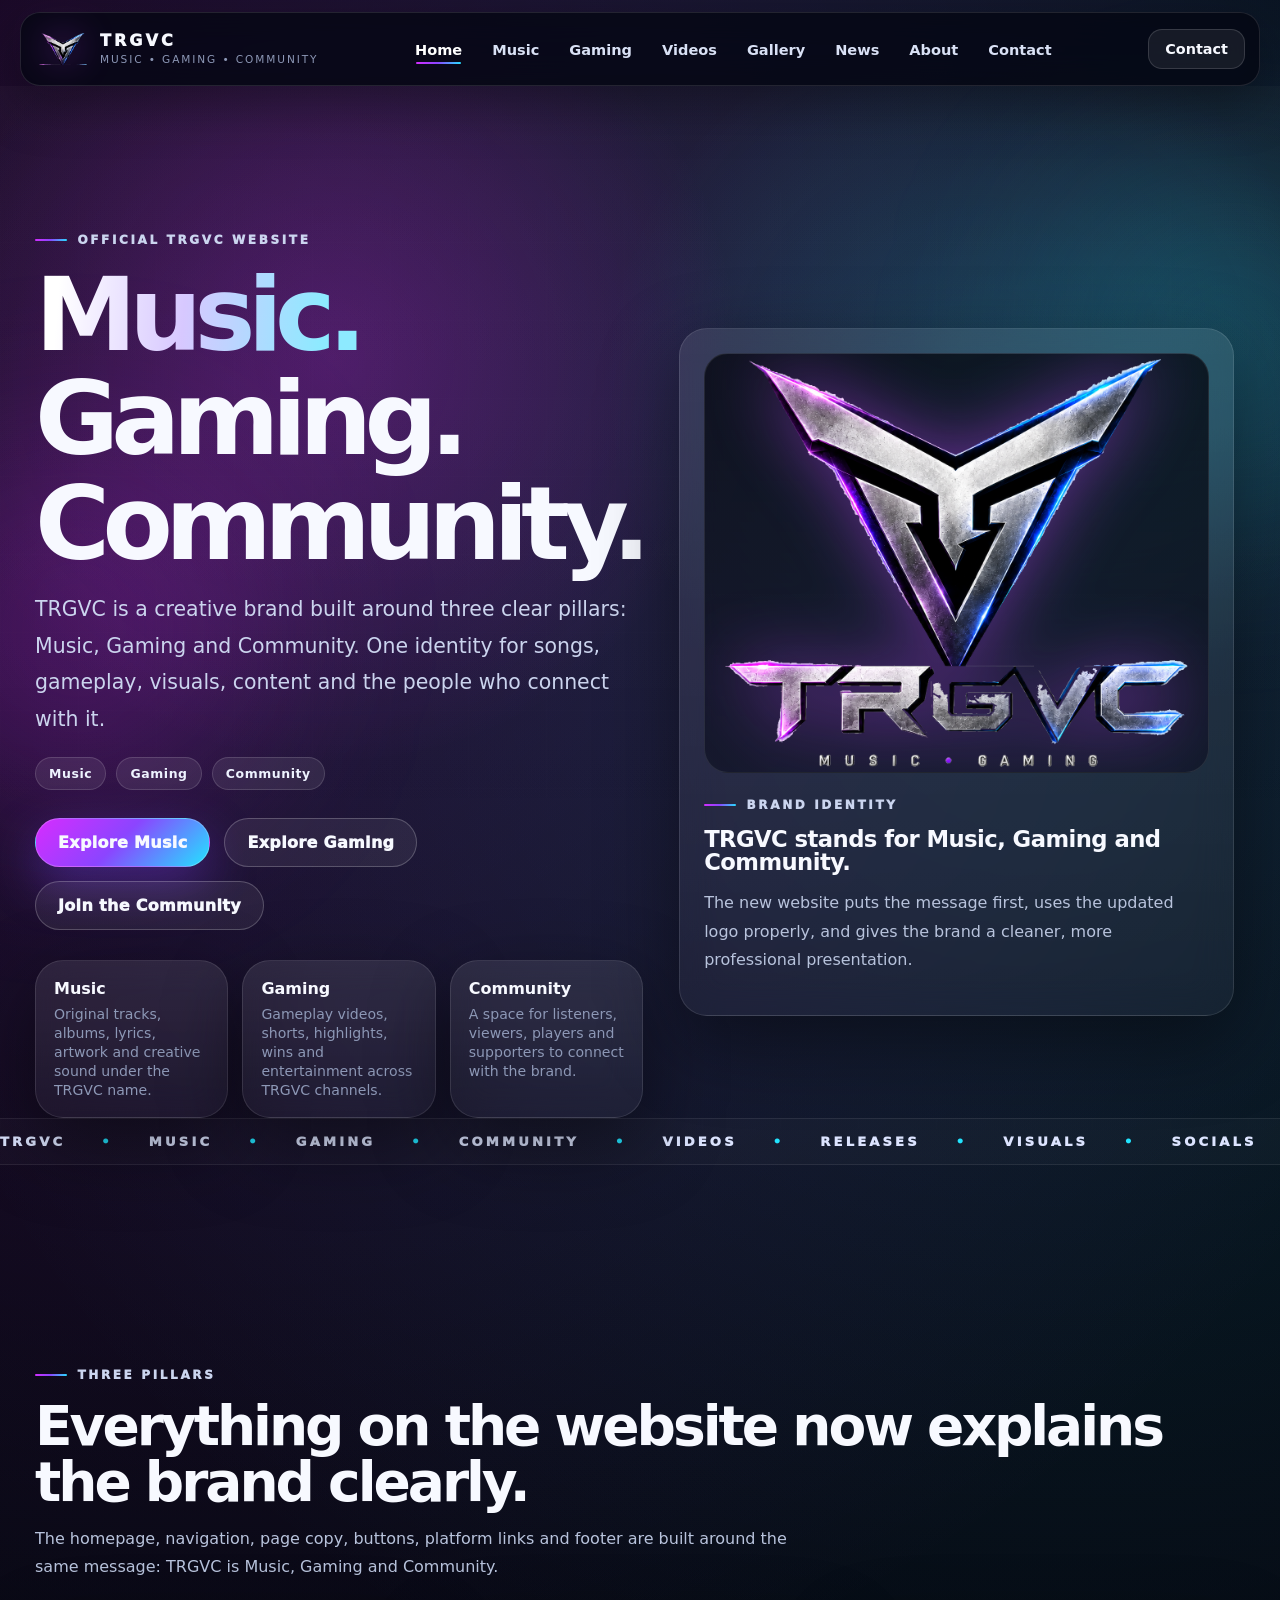
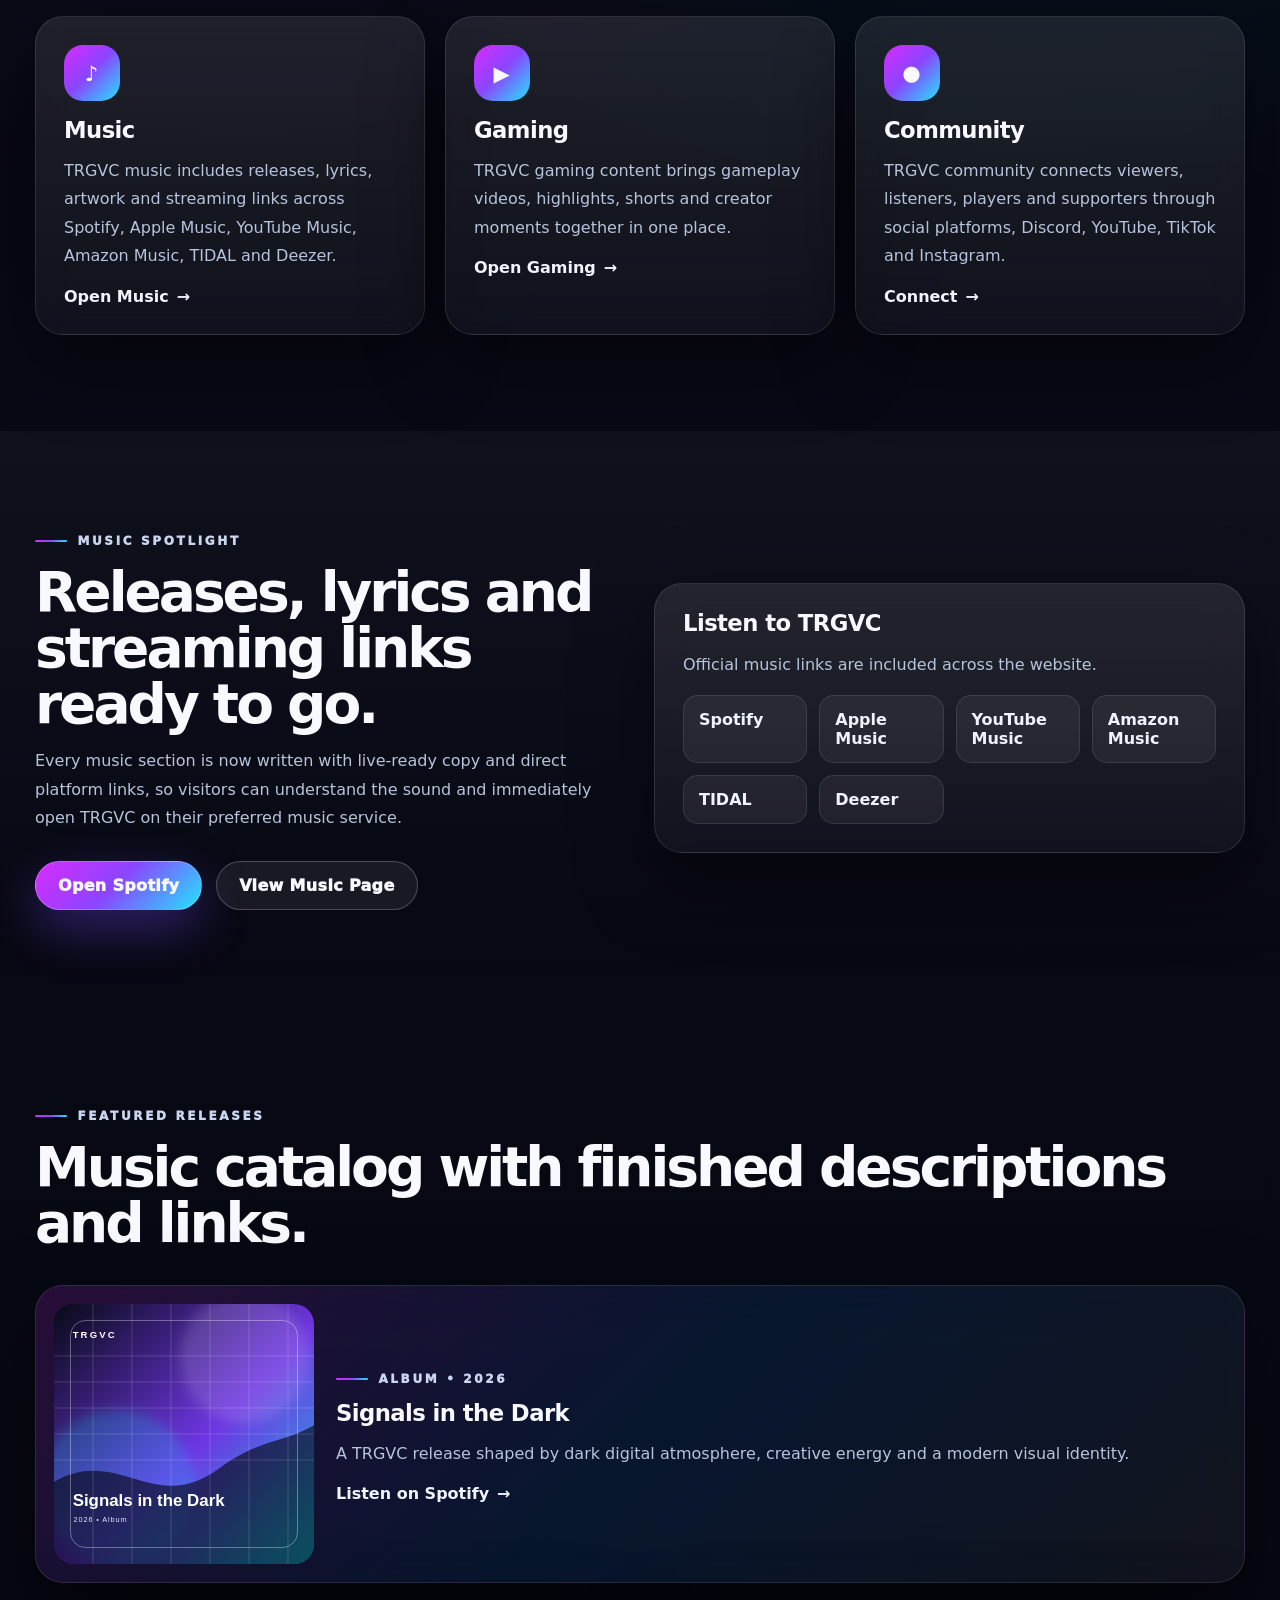
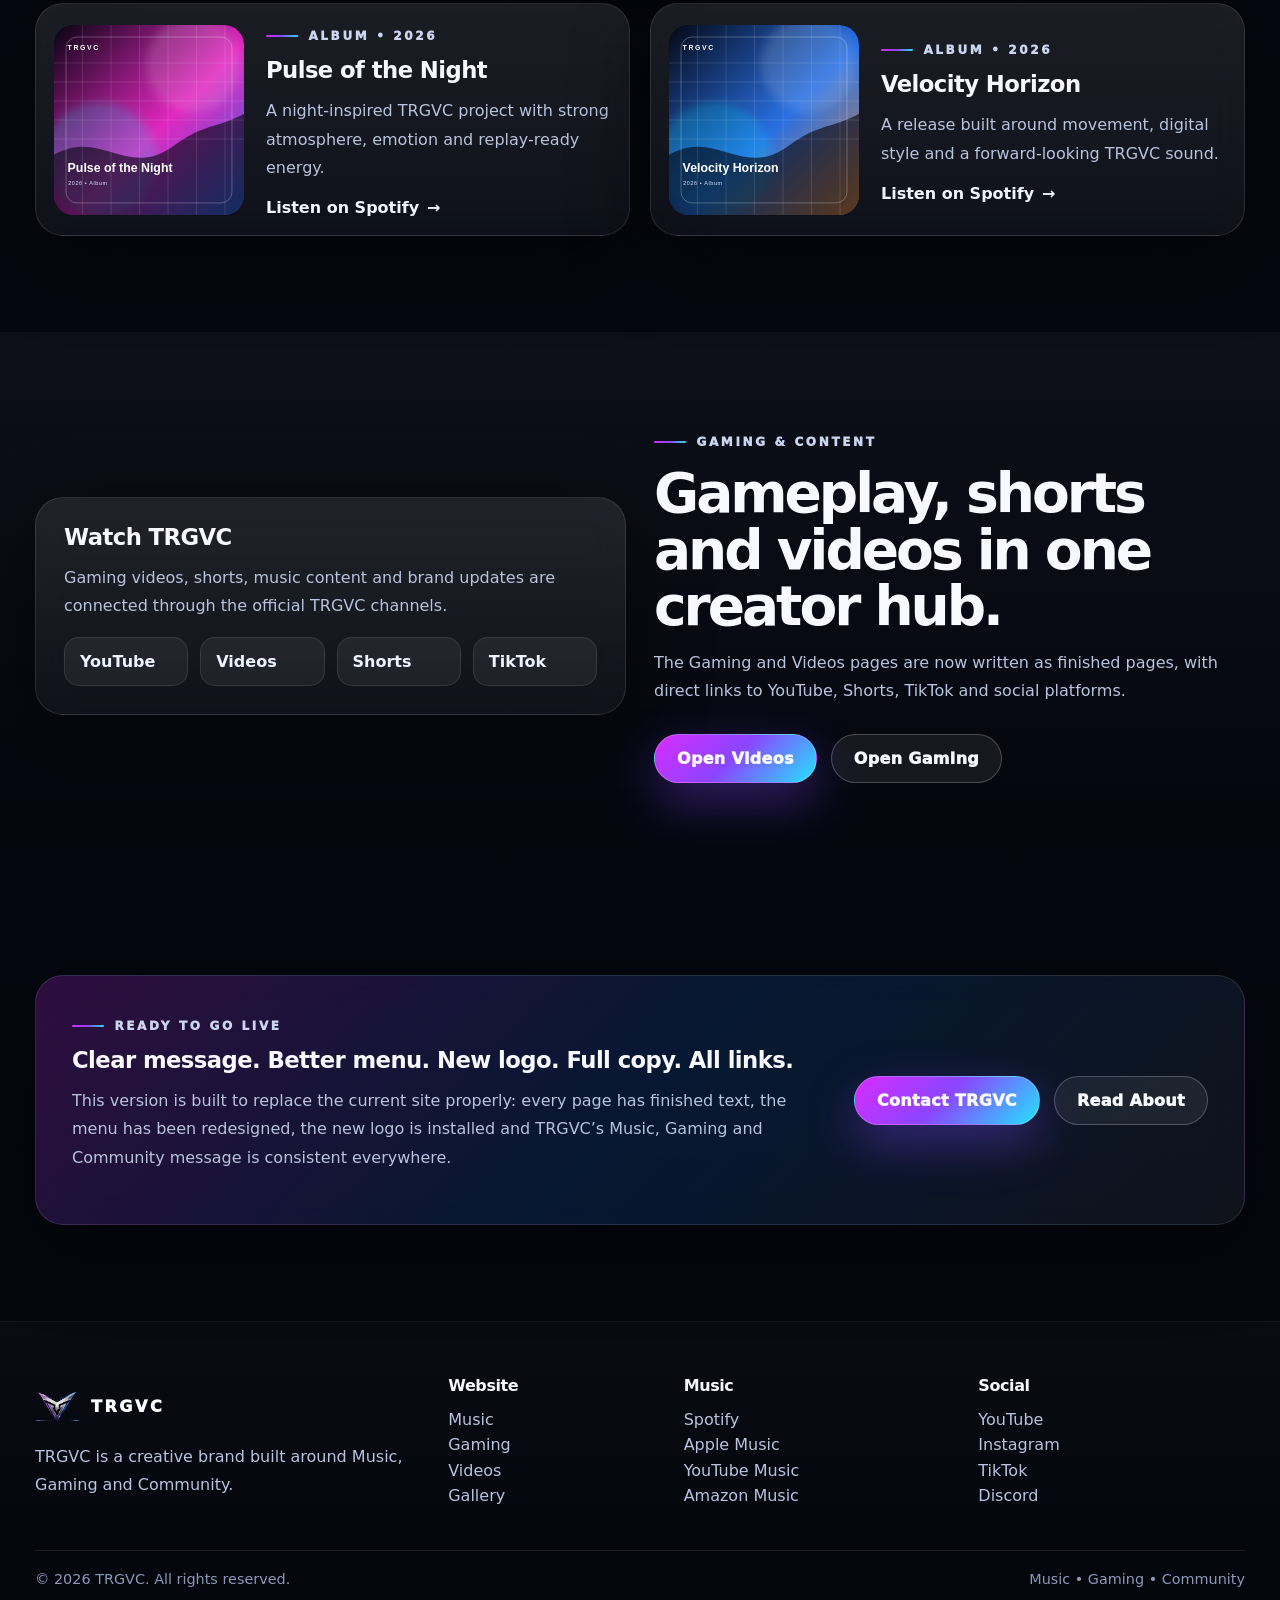
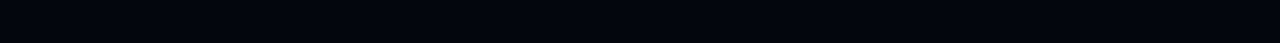
<file: index.html>
<!doctype html>
<html lang="en">
<head>
  <meta charset="utf-8">
  <meta name="viewport" content="width=device-width, initial-scale=1">
  <title>TRGVC | Music, Gaming & Community</title>
  <meta name="description" content="Official TRGVC website. A creative brand built around Music, Gaming and Community — songs, gameplay, visuals, content and the people who connect with it.">
  <meta name="keywords" content="TRGVC, Music, Gaming, Community, YouTube, Spotify, creative brand, gaming videos, music artist">
  <meta name="author" content="TRGVC">
  <link rel="canonical" href="https://trgvc.club/">
  <meta property="og:type" content="website">
  <meta property="og:title" content="TRGVC | Music, Gaming & Community">
  <meta property="og:description" content="Official TRGVC website. A creative brand built around Music, Gaming and Community — songs, gameplay, visuals, content and the people who connect with it.">
  <meta property="og:url" content="https://trgvc.club/">
  <meta property="og:image" content="https://trgvc.club/assets/img/og-cover-live.png">
  <meta name="twitter:card" content="summary_large_image">
  <meta name="twitter:title" content="TRGVC | Music, Gaming & Community">
  <meta name="twitter:description" content="Official TRGVC website. A creative brand built around Music, Gaming and Community — songs, gameplay, visuals, content and the people who connect with it.">
  <meta name="theme-color" content="#8b45ff">
  <link rel="icon" href="assets/img/brand/trgvc-favicon.png" type="image/png">
  <link rel="manifest" href="manifest.json">
  <link rel="stylesheet" href="assets/css/styles.css">
  <script type="application/ld+json">{
    "@context":"https://schema.org",
    "@type":"Organization",
    "name":"TRGVC",
    "url":"https://trgvc.club",
    "logo":"https://trgvc.club/assets/img/brand/trgvc-logo-mark.png",
    "sameAs":["https://open.spotify.com/artist/4r17VtPq9uwHDU81ER0E9o","https://www.youtube.com/@TRGVC","https://www.instagram.com/trgvcofficial","https://www.tiktok.com/@trgvc","https://x.com/trgvcofficial?s=21","https://www.facebook.com/profile.php?id=61571515744540"]
  }</script>
</head>
<body>
<div class="scroll-progress" aria-hidden="true"></div>
<div class="noise" aria-hidden="true"></div>
<div class="page-glow" aria-hidden="true"></div>
<div class="page-glow two" aria-hidden="true"></div>


<header class="site-header" data-header>
  <a class="brand-mark" href="index.html" aria-label="TRGVC home">
    <img src="assets/img/brand/trgvc-logo-mark.png" alt="TRGVC logo">
    <span class="brand-name"><strong>TRGVC</strong><span>Music • Gaming • Community</span></span>
  </a>
  <nav class="site-nav" data-site-nav aria-label="Main navigation">
    <a class="active" href="index.html">Home</a><a class="" href="music.html">Music</a><a class="" href="gaming.html">Gaming</a><a class="" href="videos.html">Videos</a><a class="" href="gallery.html">Gallery</a><a class="" href="news.html">News</a><a class="" href="about.html">About</a><a class="" href="contact.html">Contact</a>
  </nav>
  <a class="header-cta" href="contact.html">Contact</a>
  <button class="nav-toggle" data-nav-toggle aria-label="Open navigation" aria-expanded="false"><span></span><span></span><span></span></button>
</header>

<main>
  <section class="hero section-large">
    <div class="container hero-grid">
      <div class="reveal">
        <span class="eyebrow">Official TRGVC Website</span>
        <h1><span class="gradient-text">Music.</span> Gaming. Community.</h1>
        <p class="lead">TRGVC is a creative brand built around three clear pillars: Music, Gaming and Community. One identity for songs, gameplay, visuals, content and the people who connect with it.</p>
        <div class="hero-subline">
          <span class="chip">Music</span>
          <span class="chip">Gaming</span>
          <span class="chip">Community</span>
        </div>
        <div class="button-row">
          <a class="btn primary" href="music.html">Explore Music</a>
          <a class="btn secondary" href="gaming.html">Explore Gaming</a>
          <a class="btn secondary" href="contact.html">Join the Community</a>
        </div>
        <div class="hero-stats">
          <div><strong>Music</strong><span>Original tracks, albums, lyrics, artwork and creative sound under the TRGVC name.</span></div>
          <div><strong>Gaming</strong><span>Gameplay videos, shorts, highlights, wins and entertainment across TRGVC channels.</span></div>
          <div><strong>Community</strong><span>A space for listeners, viewers, players and supporters to connect with the brand.</span></div>
        </div>
      </div>
      <div class="hero-card reveal delay-1">
        <div class="logo-stage">
          <img src="assets/img/brand/trgvc-logo-full.png" alt="TRGVC Music Gaming logo">
        </div>
        <div class="logo-caption">
          <span class="eyebrow">Brand identity</span>
          <h3>TRGVC stands for Music, Gaming and Community.</h3>
          <p>The new website puts the message first, uses the updated logo properly, and gives the brand a cleaner, more professional presentation.</p>
        </div>
      </div>
    </div>
    <div class="marquee" aria-hidden="true">
      <div class="marquee-track">
        <span>TRGVC</span><span>Music</span><span>Gaming</span><span>Community</span><span>Videos</span><span>Releases</span><span>Visuals</span><span>Socials</span>
        <span>TRGVC</span><span>Music</span><span>Gaming</span><span>Community</span><span>Videos</span><span>Releases</span><span>Visuals</span><span>Socials</span>
      </div>
    </div>
  </section>

  <section class="section">
    <div class="container section-heading reveal">
      <span class="eyebrow">Three pillars</span>
      <h2>Everything on the website now explains the brand clearly.</h2>
      <p>The homepage, navigation, page copy, buttons, platform links and footer are built around the same message: TRGVC is Music, Gaming and Community.</p>
    </div>
    <div class="container grid-3">
      <article class="feature-card reveal">
        <div class="icon">♪</div>
        <h3>Music</h3>
        <p>TRGVC music includes releases, lyrics, artwork and streaming links across Spotify, Apple Music, YouTube Music, Amazon Music, TIDAL and Deezer.</p>
        <a class="text-link" href="music.html">Open Music</a>
      </article>
      <article class="feature-card reveal delay-1">
        <div class="icon">▶</div>
        <h3>Gaming</h3>
        <p>TRGVC gaming content brings gameplay videos, highlights, shorts and creator moments together in one place.</p>
        <a class="text-link" href="gaming.html">Open Gaming</a>
      </article>
      <article class="feature-card reveal delay-2">
        <div class="icon">●</div>
        <h3>Community</h3>
        <p>TRGVC community connects viewers, listeners, players and supporters through social platforms, Discord, YouTube, TikTok and Instagram.</p>
        <a class="text-link" href="contact.html">Connect</a>
      </article>
    </div>
  </section>

  <section class="section alt-section">
    <div class="container split">
      <div class="reveal">
        <span class="eyebrow">Music spotlight</span>
        <h2>Releases, lyrics and streaming links ready to go.</h2>
        <p>Every music section is now written with live-ready copy and direct platform links, so visitors can understand the sound and immediately open TRGVC on their preferred music service.</p>
        <div class="button-row">
          <a class="btn primary" href="https://open.spotify.com/artist/4r17VtPq9uwHDU81ER0E9o" target="_blank" rel="noopener">Open Spotify</a>
          <a class="btn secondary" href="music.html">View Music Page</a>
        </div>
      </div>
      <div class="platform-panel reveal delay-1">
        <h3>Listen to TRGVC</h3>
        <p>Official music links are included across the website.</p>
        <div class="platform-grid">
          <a href="https://open.spotify.com/artist/4r17VtPq9uwHDU81ER0E9o" target="_blank" rel="noopener">Spotify</a>
          <a href="https://music.apple.com/us/artist/trgvc/1875089429" target="_blank" rel="noopener">Apple Music</a>
          <a href="https://music.youtube.com/channel/UCTJMtzodlcDEYt38qR_0cxQ" target="_blank" rel="noopener">YouTube Music</a>
          <a href="https://music.amazon.co.uk/artists/B0GLXTS1JZ/trgvc" target="_blank" rel="noopener">Amazon Music</a>
          <a href="https://tidal.com/artist/74097811" target="_blank" rel="noopener">TIDAL</a>
          <a href="https://www.deezer.com/en/artist/371691531" target="_blank" rel="noopener">Deezer</a>
        </div>
      </div>
    </div>
  </section>

  <section class="section">
    <div class="container section-heading reveal">
      <span class="eyebrow">Featured releases</span>
      <h2>Music catalog with finished descriptions and links.</h2>
    </div>
    <div class="container release-grid">
      <article class="release-card featured reveal">
        <img src="assets/img/albums/signals-in-the-dark.svg" alt="Signals in the Dark cover artwork">
        <div>
          <span class="eyebrow">Album • 2026</span>
          <h3>Signals in the Dark</h3>
          <p>A TRGVC release shaped by dark digital atmosphere, creative energy and a modern visual identity.</p>
          <a class="text-link" href="https://open.spotify.com/album/4AC3K4l4IN7mg8Ttu57tCx?si=3utmSirZQsigZkZftcD0eg" target="_blank" rel="noopener">Listen on Spotify</a>
        </div>
      </article>
      <article class="release-card reveal">
        <img src="assets/img/albums/pulse-of-the-night.svg" alt="Pulse of the Night cover artwork">
        <div>
          <span class="eyebrow">Album • 2026</span>
          <h3>Pulse of the Night</h3>
          <p>A night-inspired TRGVC project with strong atmosphere, emotion and replay-ready energy.</p>
          <a class="text-link" href="https://open.spotify.com/album/06l7DRPWtlW0LC3tgCxRsJ?si=UrOEh55ESVWaoy7kUNBp5g" target="_blank" rel="noopener">Listen on Spotify</a>
        </div>
      </article>
      <article class="release-card reveal delay-1">
        <img src="assets/img/albums/velocity-horizon.svg" alt="Velocity Horizon cover artwork">
        <div>
          <span class="eyebrow">Album • 2026</span>
          <h3>Velocity Horizon</h3>
          <p>A release built around movement, digital style and a forward-looking TRGVC sound.</p>
          <a class="text-link" href="https://open.spotify.com/album/0dq1fWEkpHQAHCLto4FB2m?si=oLUUYFPKQeaxASfBfBeUZw" target="_blank" rel="noopener">Listen on Spotify</a>
        </div>
      </article>
    </div>
  </section>

  <section class="section alt-section">
    <div class="container split">
      <div class="platform-panel reveal">
        <h3>Watch TRGVC</h3>
        <p>Gaming videos, shorts, music content and brand updates are connected through the official TRGVC channels.</p>
        <div class="platform-grid">
          <a href="https://www.youtube.com/@TRGVC" target="_blank" rel="noopener">YouTube</a>
          <a href="https://www.youtube.com/@TRGVC/videos" target="_blank" rel="noopener">Videos</a>
          <a href="https://www.youtube.com/@TRGVC/shorts" target="_blank" rel="noopener">Shorts</a>
          <a href="https://www.tiktok.com/@trgvc" target="_blank" rel="noopener">TikTok</a>
        </div>
      </div>
      <div class="reveal delay-1">
        <span class="eyebrow">Gaming & content</span>
        <h2>Gameplay, shorts and videos in one creator hub.</h2>
        <p>The Gaming and Videos pages are now written as finished pages, with direct links to YouTube, Shorts, TikTok and social platforms.</p>
        <div class="button-row">
          <a class="btn primary" href="videos.html">Open Videos</a>
          <a class="btn secondary" href="gaming.html">Open Gaming</a>
        </div>
      </div>
    </div>
  </section>

  <section class="section">
    <div class="container cta-banner reveal">
      <div>
        <span class="eyebrow">Ready to go live</span>
        <h3>Clear message. Better menu. New logo. Full copy. All links.</h3>
        <p>This version is built to replace the current site properly: every page has finished text, the menu has been redesigned, the new logo is installed and TRGVC’s Music, Gaming and Community message is consistent everywhere.</p>
      </div>
      <div class="button-row" style="margin-top:0">
        <a class="btn primary" href="contact.html">Contact TRGVC</a>
        <a class="btn secondary" href="about.html">Read About</a>
      </div>
    </div>
  </section>
</main>

<footer class="footer section-tight">
  <div class="container footer-grid">
    <div>
      <a class="footer-logo" href="index.html"><img src="assets/img/brand/trgvc-logo-mark.png" alt="TRGVC logo"> TRGVC</a>
      <p>TRGVC is a creative brand built around Music, Gaming and Community.</p>
    </div>
    <div>
      <h3>Website</h3>
      <a href="music.html">Music</a>
      <a href="gaming.html">Gaming</a>
      <a href="videos.html">Videos</a>
      <a href="gallery.html">Gallery</a>
    </div>
    <div>
      <h3>Music</h3>
      <a href="https://open.spotify.com/artist/4r17VtPq9uwHDU81ER0E9o" target="_blank" rel="noopener">Spotify</a>
      <a href="https://music.apple.com/us/artist/trgvc/1875089429" target="_blank" rel="noopener">Apple Music</a>
      <a href="https://music.youtube.com/channel/UCTJMtzodlcDEYt38qR_0cxQ" target="_blank" rel="noopener">YouTube Music</a>
      <a href="https://music.amazon.co.uk/artists/B0GLXTS1JZ/trgvc" target="_blank" rel="noopener">Amazon Music</a>
    </div>
    <div>
      <h3>Social</h3>
      <a href="https://www.youtube.com/@TRGVC" target="_blank" rel="noopener">YouTube</a>
      <a href="https://www.instagram.com/trgvcofficial" target="_blank" rel="noopener">Instagram</a>
      <a href="https://www.tiktok.com/@trgvc" target="_blank" rel="noopener">TikTok</a>
      <a href="https://discord.gg/ub7tgeMv" target="_blank" rel="noopener">Discord</a>
    </div>
  </div>
  <div class="container footer-bottom">
    <span>© 2026 TRGVC. All rights reserved.</span>
    <span>Music • Gaming • Community</span>
  </div>
</footer>
<button class="back-to-top" type="button" aria-label="Back to top">↑</button>


<script src="assets/js/main.js"></script>
</body>
</html>
</file>
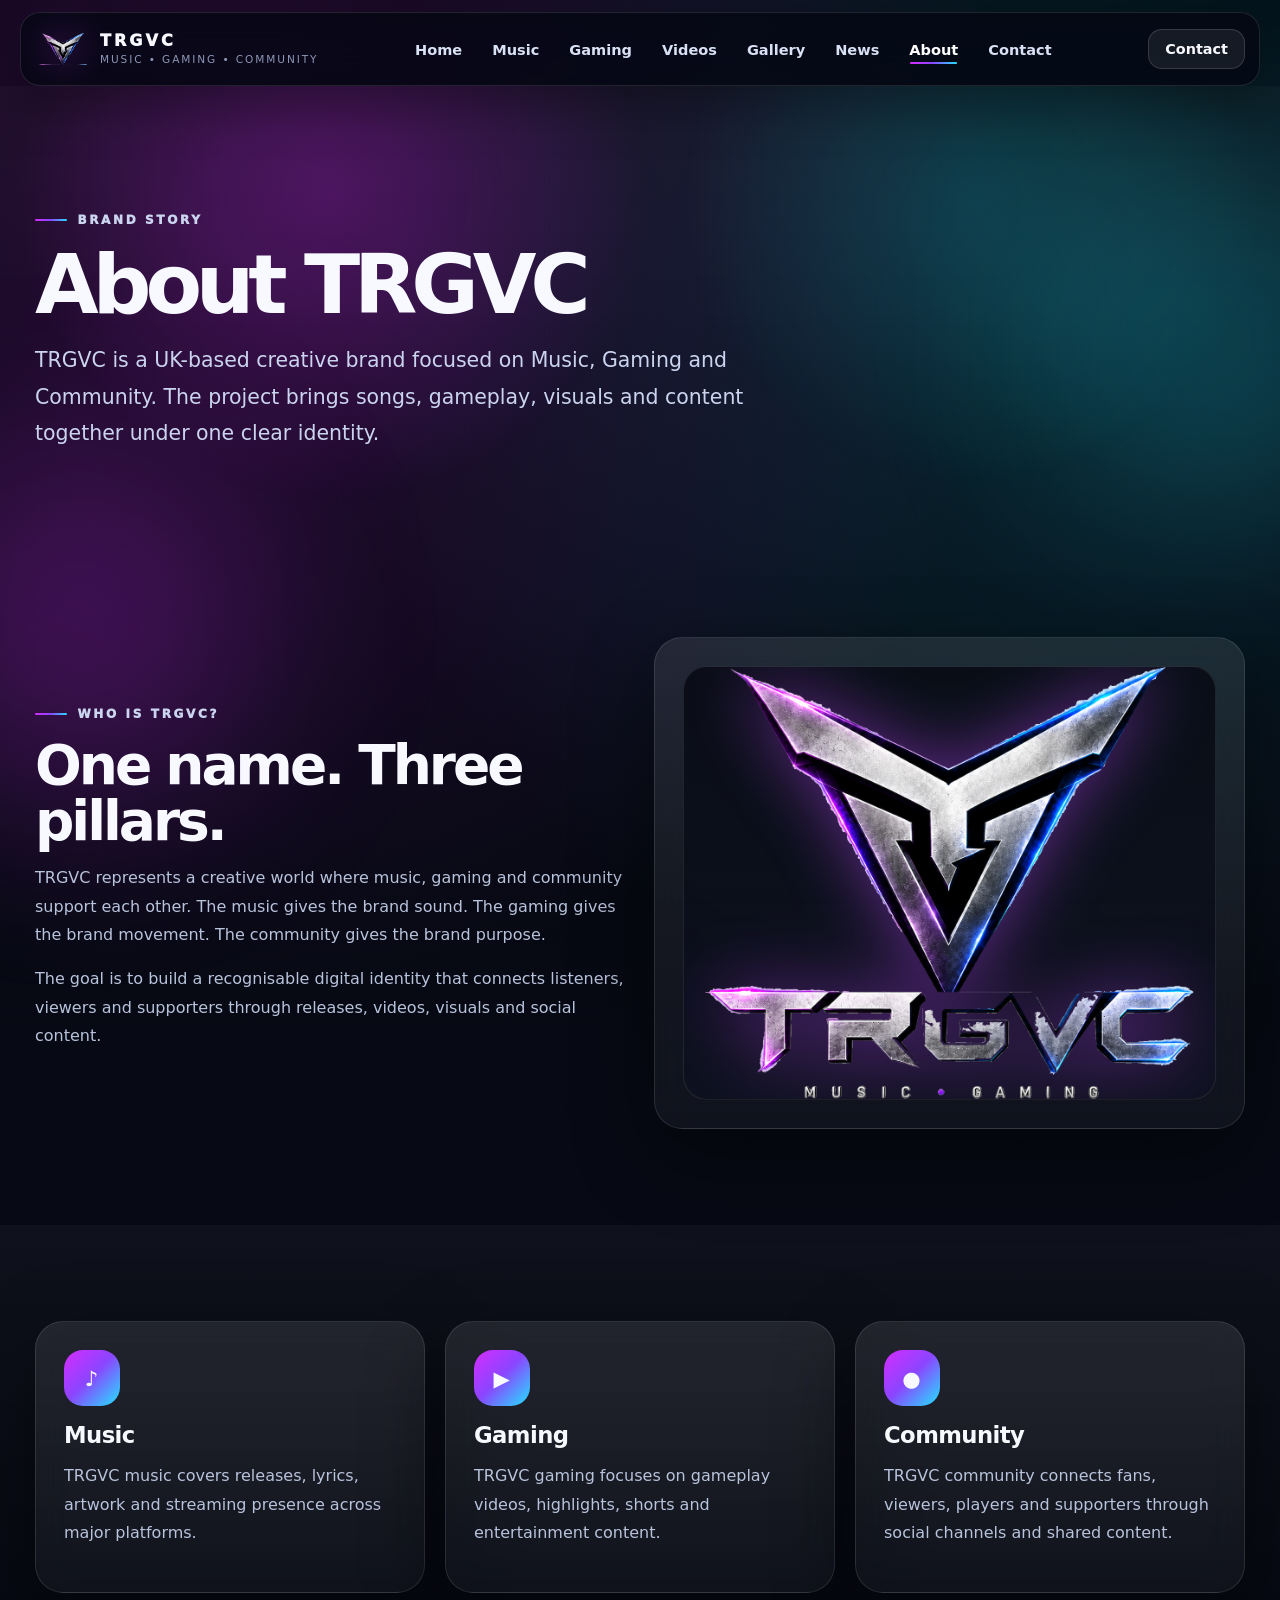
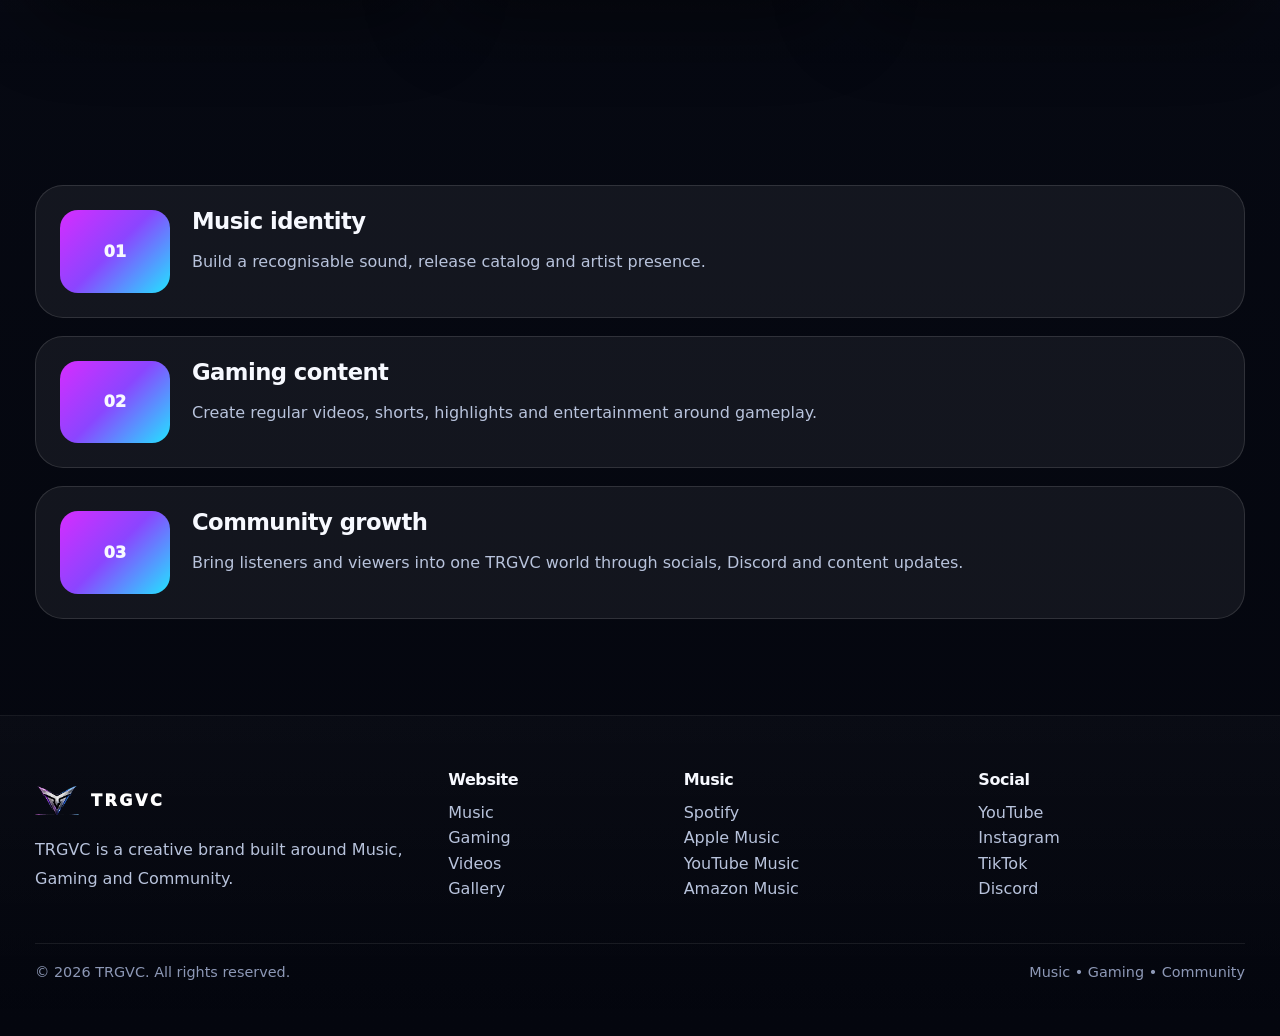
<file: about.html>
<!doctype html><html lang="en"><head>
<meta charset="utf-8"><meta name="viewport" content="width=device-width, initial-scale=1">
<title>About | TRGVC</title><meta name="description" content="Learn about TRGVC, a UK-based creative brand built around Music, Gaming and Community.">
<meta name="keywords" content="TRGVC, Music, Gaming, Community, YouTube, Spotify, creative brand, gaming videos, music artist">
<meta name="author" content="TRGVC"><link rel="canonical" href="https://trgvc.club/about.html">
<meta property="og:type" content="website"><meta property="og:title" content="About | TRGVC"><meta property="og:description" content="Learn about TRGVC, a UK-based creative brand built around Music, Gaming and Community."><meta property="og:url" content="https://trgvc.club/about.html"><meta property="og:image" content="https://trgvc.club/assets/img/og-cover-live.png">
<meta name="twitter:card" content="summary_large_image"><meta name="twitter:title" content="About | TRGVC"><meta name="twitter:description" content="Learn about TRGVC, a UK-based creative brand built around Music, Gaming and Community."><meta name="theme-color" content="#8b45ff">
<link rel="icon" href="assets/img/brand/trgvc-favicon.png" type="image/png"><link rel="manifest" href="manifest.json"><link rel="stylesheet" href="assets/css/styles.css">
</head><body><div class="scroll-progress" aria-hidden="true"></div><div class="noise" aria-hidden="true"></div><div class="page-glow" aria-hidden="true"></div><div class="page-glow two" aria-hidden="true"></div>

<header class="site-header" data-header>
  <a class="brand-mark" href="index.html" aria-label="TRGVC home">
    <img src="assets/img/brand/trgvc-logo-mark.png" alt="TRGVC logo">
    <span class="brand-name"><strong>TRGVC</strong><span>Music • Gaming • Community</span></span>
  </a>
  <nav class="site-nav" data-site-nav aria-label="Main navigation">
    <a class="" href="index.html">Home</a><a class="" href="music.html">Music</a><a class="" href="gaming.html">Gaming</a><a class="" href="videos.html">Videos</a><a class="" href="gallery.html">Gallery</a><a class="" href="news.html">News</a><a class="active" href="about.html">About</a><a class="" href="contact.html">Contact</a>
  </nav>
  <a class="header-cta" href="contact.html">Contact</a>
  <button class="nav-toggle" data-nav-toggle aria-label="Open navigation" aria-expanded="false"><span></span><span></span><span></span></button>
</header>
<main>
<section class="page-hero section-large compact-hero"><div class="container reveal"><span class="eyebrow">Brand story</span><h1>About TRGVC</h1><p class="lead">TRGVC is a UK-based creative brand focused on Music, Gaming and Community. The project brings songs, gameplay, visuals and content together under one clear identity.</p></div></section>
<section class="section">
  <div class="container split">
    <div class="reveal"><span class="eyebrow">Who is TRGVC?</span><h2>One name. Three pillars.</h2><p>TRGVC represents a creative world where music, gaming and community support each other. The music gives the brand sound. The gaming gives the brand movement. The community gives the brand purpose.</p><p>The goal is to build a recognisable digital identity that connects listeners, viewers and supporters through releases, videos, visuals and social content.</p></div>
    <div class="brand-card reveal delay-1"><div class="logo-stage"><img src="assets/img/brand/trgvc-logo-full.png" alt="TRGVC logo"></div></div>
  </div>
</section>
<section class="section alt-section">
  <div class="container grid-3">
    <article class="feature-card reveal"><div class="icon">♪</div><h3>Music</h3><p>TRGVC music covers releases, lyrics, artwork and streaming presence across major platforms.</p></article>
    <article class="feature-card reveal delay-1"><div class="icon">▶</div><h3>Gaming</h3><p>TRGVC gaming focuses on gameplay videos, highlights, shorts and entertainment content.</p></article>
    <article class="feature-card reveal delay-2"><div class="icon">●</div><h3>Community</h3><p>TRGVC community connects fans, viewers, players and supporters through social channels and shared content.</p></article>
  </div>
</section>
<section class="section">
  <div class="container timeline">
    <div class="timeline-item reveal"><span>01</span><div><h3>Music identity</h3><p>Build a recognisable sound, release catalog and artist presence.</p></div></div>
    <div class="timeline-item reveal"><span>02</span><div><h3>Gaming content</h3><p>Create regular videos, shorts, highlights and entertainment around gameplay.</p></div></div>
    <div class="timeline-item reveal"><span>03</span><div><h3>Community growth</h3><p>Bring listeners and viewers into one TRGVC world through socials, Discord and content updates.</p></div></div>
  </div>
</section>
</main>
<footer class="footer section-tight">
  <div class="container footer-grid">
    <div><a class="footer-logo" href="index.html"><img src="assets/img/brand/trgvc-logo-mark.png" alt="TRGVC logo"> TRGVC</a><p>TRGVC is a creative brand built around Music, Gaming and Community.</p></div>
    <div><h3>Website</h3><a href="music.html">Music</a><a href="gaming.html">Gaming</a><a href="videos.html">Videos</a><a href="gallery.html">Gallery</a></div>
    <div><h3>Music</h3><a href="https://open.spotify.com/artist/4r17VtPq9uwHDU81ER0E9o" target="_blank" rel="noopener">Spotify</a><a href="https://music.apple.com/us/artist/trgvc/1875089429" target="_blank" rel="noopener">Apple Music</a><a href="https://music.youtube.com/channel/UCTJMtzodlcDEYt38qR_0cxQ" target="_blank" rel="noopener">YouTube Music</a><a href="https://music.amazon.co.uk/artists/B0GLXTS1JZ/trgvc" target="_blank" rel="noopener">Amazon Music</a></div>
    <div><h3>Social</h3><a href="https://www.youtube.com/@TRGVC" target="_blank" rel="noopener">YouTube</a><a href="https://www.instagram.com/trgvcofficial" target="_blank" rel="noopener">Instagram</a><a href="https://www.tiktok.com/@trgvc" target="_blank" rel="noopener">TikTok</a><a href="https://discord.gg/ub7tgeMv" target="_blank" rel="noopener">Discord</a></div>
  </div>
  <div class="container footer-bottom"><span>© 2026 TRGVC. All rights reserved.</span><span>Music • Gaming • Community</span></div>
</footer><button class="back-to-top" type="button" aria-label="Back to top">↑</button><script src="assets/js/main.js"></script></body></html>
</file>
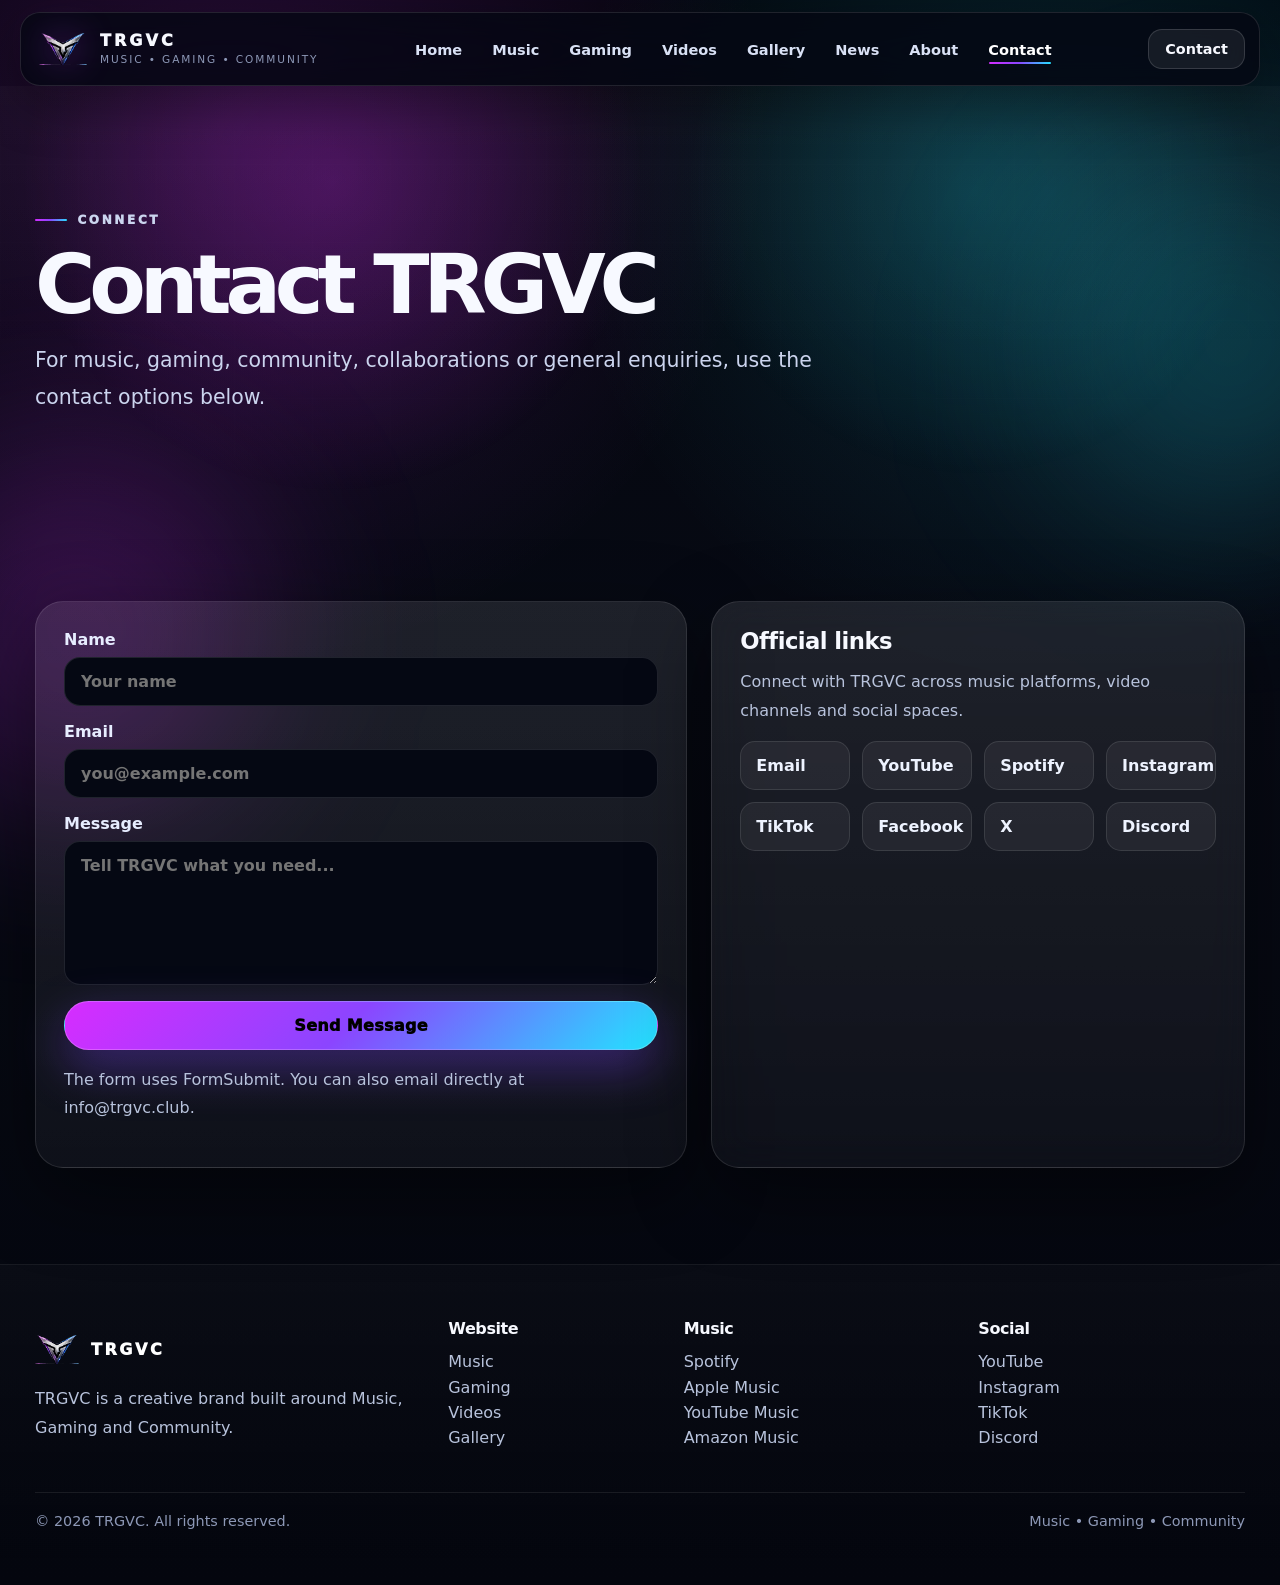
<file: contact.html>
<!doctype html><html lang="en"><head>
<meta charset="utf-8"><meta name="viewport" content="width=device-width, initial-scale=1">
<title>Contact | TRGVC</title><meta name="description" content="Contact TRGVC for music, gaming, community, collaborations, brand opportunities and general enquiries.">
<meta name="keywords" content="TRGVC, Music, Gaming, Community, YouTube, Spotify, creative brand, gaming videos, music artist">
<meta name="author" content="TRGVC"><link rel="canonical" href="https://trgvc.club/contact.html">
<meta property="og:type" content="website"><meta property="og:title" content="Contact | TRGVC"><meta property="og:description" content="Contact TRGVC for music, gaming, community, collaborations, brand opportunities and general enquiries."><meta property="og:url" content="https://trgvc.club/contact.html"><meta property="og:image" content="https://trgvc.club/assets/img/og-cover-live.png">
<meta name="twitter:card" content="summary_large_image"><meta name="twitter:title" content="Contact | TRGVC"><meta name="twitter:description" content="Contact TRGVC for music, gaming, community, collaborations, brand opportunities and general enquiries."><meta name="theme-color" content="#8b45ff">
<link rel="icon" href="assets/img/brand/trgvc-favicon.png" type="image/png"><link rel="manifest" href="manifest.json"><link rel="stylesheet" href="assets/css/styles.css">
</head><body><div class="scroll-progress" aria-hidden="true"></div><div class="noise" aria-hidden="true"></div><div class="page-glow" aria-hidden="true"></div><div class="page-glow two" aria-hidden="true"></div>

<header class="site-header" data-header>
  <a class="brand-mark" href="index.html" aria-label="TRGVC home">
    <img src="assets/img/brand/trgvc-logo-mark.png" alt="TRGVC logo">
    <span class="brand-name"><strong>TRGVC</strong><span>Music • Gaming • Community</span></span>
  </a>
  <nav class="site-nav" data-site-nav aria-label="Main navigation">
    <a class="" href="index.html">Home</a><a class="" href="music.html">Music</a><a class="" href="gaming.html">Gaming</a><a class="" href="videos.html">Videos</a><a class="" href="gallery.html">Gallery</a><a class="" href="news.html">News</a><a class="" href="about.html">About</a><a class="active" href="contact.html">Contact</a>
  </nav>
  <a class="header-cta" href="contact.html">Contact</a>
  <button class="nav-toggle" data-nav-toggle aria-label="Open navigation" aria-expanded="false"><span></span><span></span><span></span></button>
</header>
<main>
<section class="page-hero section-large compact-hero"><div class="container reveal"><span class="eyebrow">Connect</span><h1>Contact TRGVC</h1><p class="lead">For music, gaming, community, collaborations or general enquiries, use the contact options below.</p></div></section>
<section class="section">
  <div class="container contact-grid">
    <form class="contact-form reveal" action="https://formsubmit.co/info@trgvc.club" method="POST">
      <input type="hidden" name="_subject" value="New TRGVC website enquiry">
      <input type="hidden" name="_captcha" value="false">
      <label>Name<input type="text" name="name" placeholder="Your name" required></label>
      <label>Email<input type="email" name="email" placeholder="you@example.com" required></label>
      <label>Message<textarea name="message" rows="6" placeholder="Tell TRGVC what you need..." required></textarea></label>
      <button class="btn primary" type="submit">Send Message</button>
      <p class="muted">The form uses FormSubmit. You can also email directly at info@trgvc.club.</p>
    </form>
    <div class="contact-card reveal delay-1">
      <h3>Official links</h3>
      <p>Connect with TRGVC across music platforms, video channels and social spaces.</p>
      <div class="platform-grid">
        <a href="mailto:info@trgvc.club">Email</a>
        <a href="https://www.youtube.com/@TRGVC" target="_blank" rel="noopener">YouTube</a>
        <a href="https://open.spotify.com/artist/4r17VtPq9uwHDU81ER0E9o" target="_blank" rel="noopener">Spotify</a>
        <a href="https://www.instagram.com/trgvcofficial" target="_blank" rel="noopener">Instagram</a>
        <a href="https://www.tiktok.com/@trgvc" target="_blank" rel="noopener">TikTok</a>
        <a href="https://www.facebook.com/profile.php?id=61571515744540" target="_blank" rel="noopener">Facebook</a>
        <a href="https://x.com/trgvcofficial?s=21" target="_blank" rel="noopener">X</a>
        <a href="https://discord.gg/ub7tgeMv" target="_blank" rel="noopener">Discord</a>
      </div>
    </div>
  </div>
</section>
</main>
<footer class="footer section-tight">
  <div class="container footer-grid">
    <div><a class="footer-logo" href="index.html"><img src="assets/img/brand/trgvc-logo-mark.png" alt="TRGVC logo"> TRGVC</a><p>TRGVC is a creative brand built around Music, Gaming and Community.</p></div>
    <div><h3>Website</h3><a href="music.html">Music</a><a href="gaming.html">Gaming</a><a href="videos.html">Videos</a><a href="gallery.html">Gallery</a></div>
    <div><h3>Music</h3><a href="https://open.spotify.com/artist/4r17VtPq9uwHDU81ER0E9o" target="_blank" rel="noopener">Spotify</a><a href="https://music.apple.com/us/artist/trgvc/1875089429" target="_blank" rel="noopener">Apple Music</a><a href="https://music.youtube.com/channel/UCTJMtzodlcDEYt38qR_0cxQ" target="_blank" rel="noopener">YouTube Music</a><a href="https://music.amazon.co.uk/artists/B0GLXTS1JZ/trgvc" target="_blank" rel="noopener">Amazon Music</a></div>
    <div><h3>Social</h3><a href="https://www.youtube.com/@TRGVC" target="_blank" rel="noopener">YouTube</a><a href="https://www.instagram.com/trgvcofficial" target="_blank" rel="noopener">Instagram</a><a href="https://www.tiktok.com/@trgvc" target="_blank" rel="noopener">TikTok</a><a href="https://discord.gg/ub7tgeMv" target="_blank" rel="noopener">Discord</a></div>
  </div>
  <div class="container footer-bottom"><span>© 2026 TRGVC. All rights reserved.</span><span>Music • Gaming • Community</span></div>
</footer><button class="back-to-top" type="button" aria-label="Back to top">↑</button><script src="assets/js/main.js"></script></body></html>
</file>
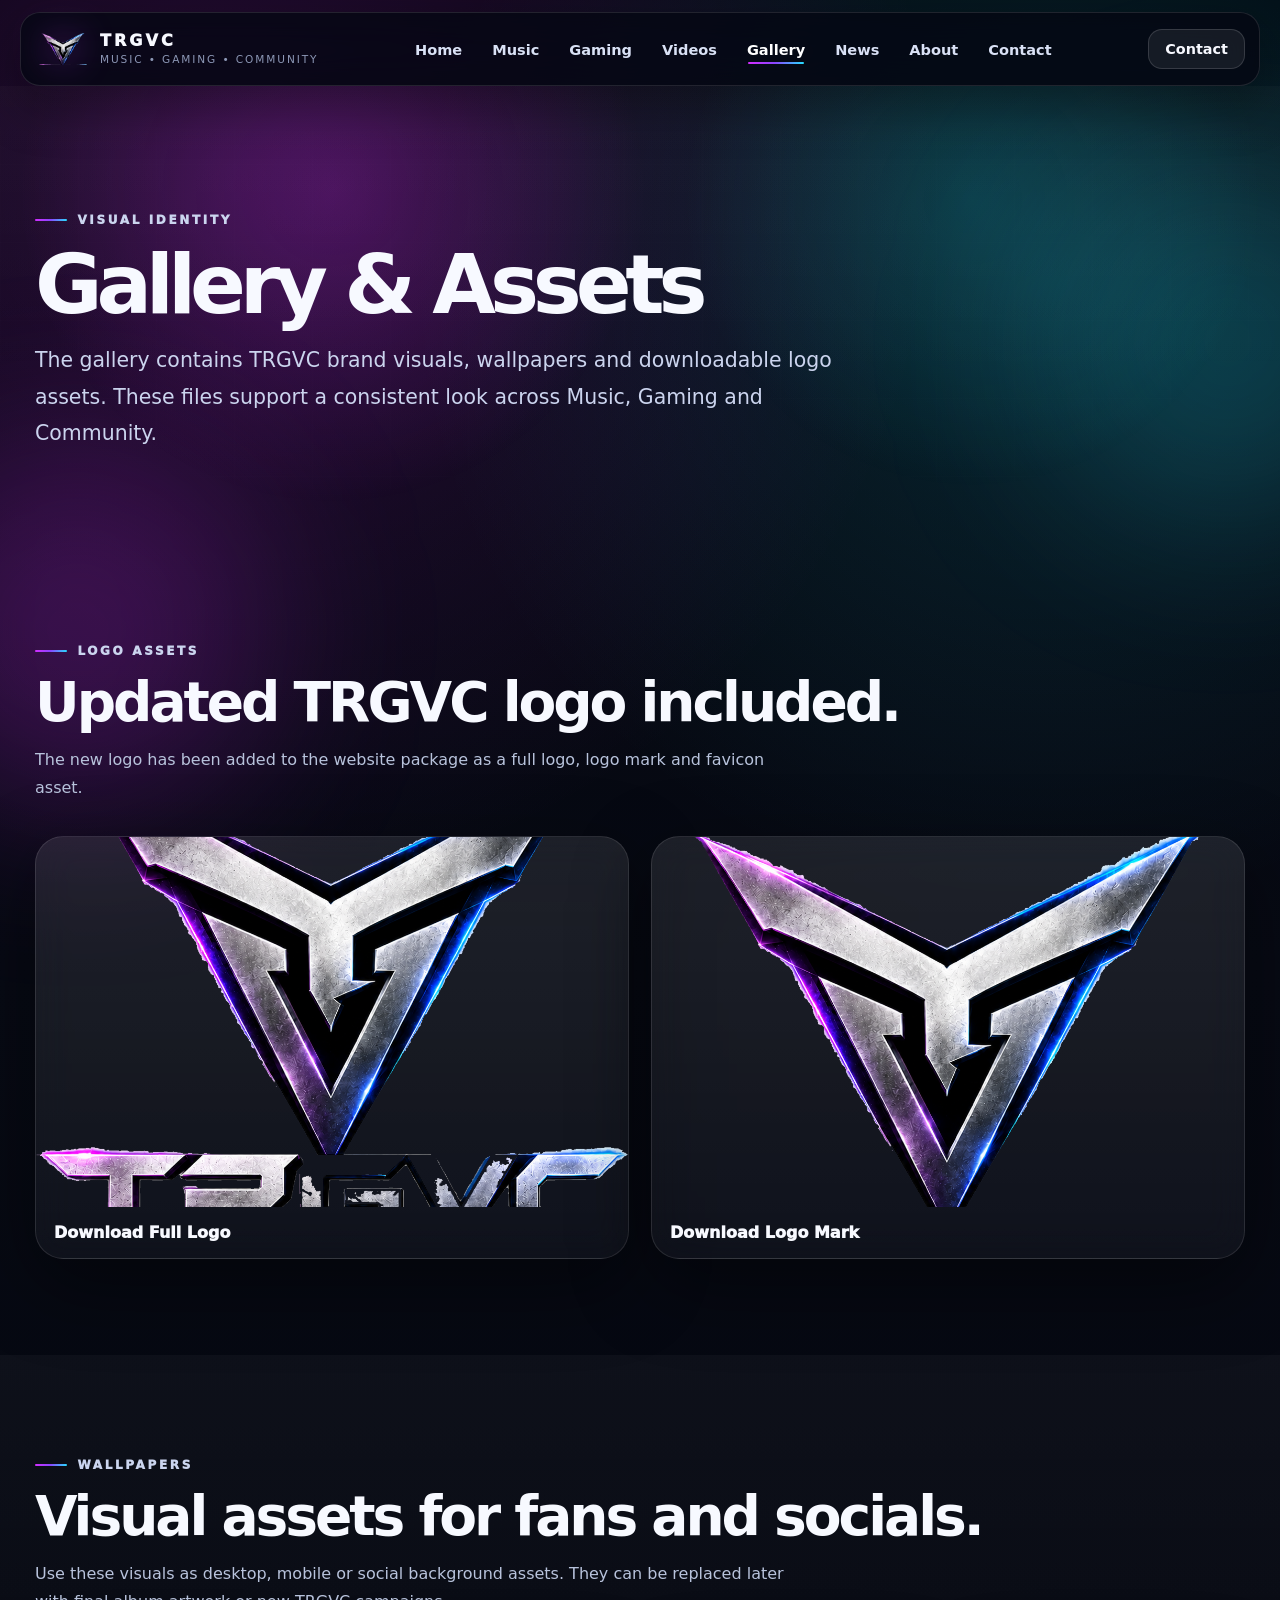
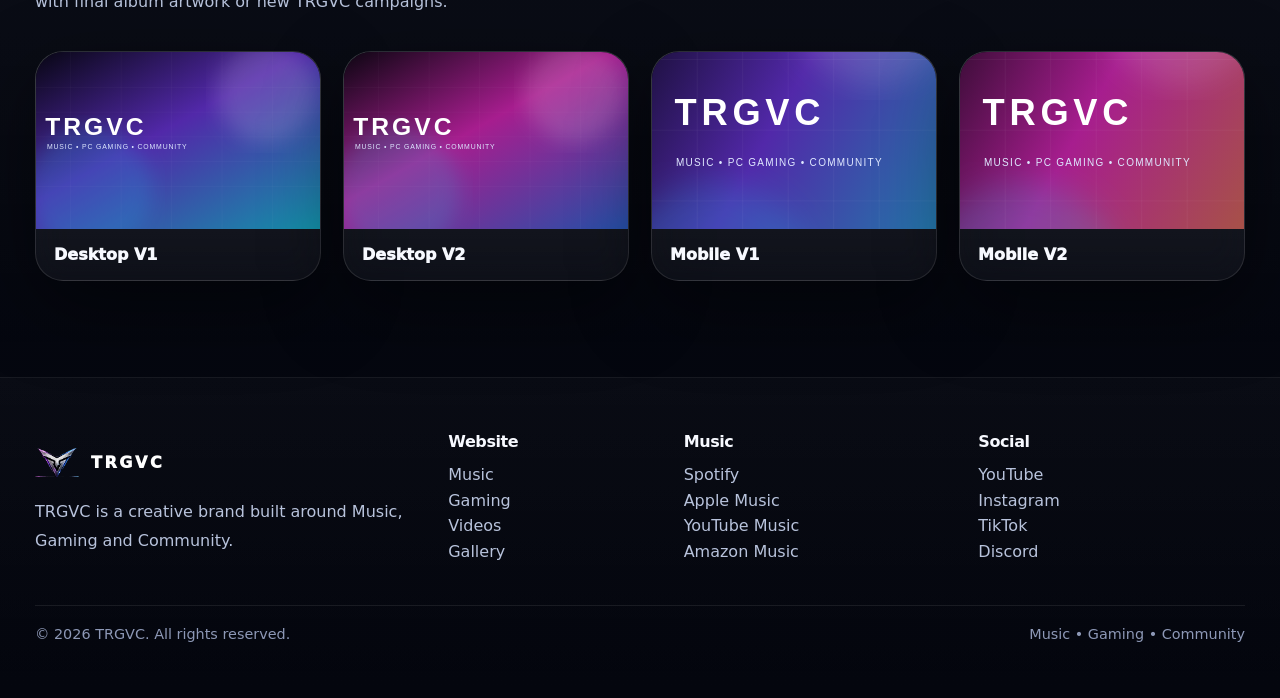
<file: gallery.html>
<!doctype html><html lang="en"><head>
<meta charset="utf-8"><meta name="viewport" content="width=device-width, initial-scale=1">
<title>Gallery & Assets | TRGVC</title><meta name="description" content="Download TRGVC logos, brand assets, wallpapers and visual materials for Music, Gaming and Community.">
<meta name="keywords" content="TRGVC, Music, Gaming, Community, YouTube, Spotify, creative brand, gaming videos, music artist">
<meta name="author" content="TRGVC"><link rel="canonical" href="https://trgvc.club/gallery.html">
<meta property="og:type" content="website"><meta property="og:title" content="Gallery & Assets | TRGVC"><meta property="og:description" content="Download TRGVC logos, brand assets, wallpapers and visual materials for Music, Gaming and Community."><meta property="og:url" content="https://trgvc.club/gallery.html"><meta property="og:image" content="https://trgvc.club/assets/img/og-cover-live.png">
<meta name="twitter:card" content="summary_large_image"><meta name="twitter:title" content="Gallery & Assets | TRGVC"><meta name="twitter:description" content="Download TRGVC logos, brand assets, wallpapers and visual materials for Music, Gaming and Community."><meta name="theme-color" content="#8b45ff">
<link rel="icon" href="assets/img/brand/trgvc-favicon.png" type="image/png"><link rel="manifest" href="manifest.json"><link rel="stylesheet" href="assets/css/styles.css">
</head><body><div class="scroll-progress" aria-hidden="true"></div><div class="noise" aria-hidden="true"></div><div class="page-glow" aria-hidden="true"></div><div class="page-glow two" aria-hidden="true"></div>

<header class="site-header" data-header>
  <a class="brand-mark" href="index.html" aria-label="TRGVC home">
    <img src="assets/img/brand/trgvc-logo-mark.png" alt="TRGVC logo">
    <span class="brand-name"><strong>TRGVC</strong><span>Music • Gaming • Community</span></span>
  </a>
  <nav class="site-nav" data-site-nav aria-label="Main navigation">
    <a class="" href="index.html">Home</a><a class="" href="music.html">Music</a><a class="" href="gaming.html">Gaming</a><a class="" href="videos.html">Videos</a><a class="active" href="gallery.html">Gallery</a><a class="" href="news.html">News</a><a class="" href="about.html">About</a><a class="" href="contact.html">Contact</a>
  </nav>
  <a class="header-cta" href="contact.html">Contact</a>
  <button class="nav-toggle" data-nav-toggle aria-label="Open navigation" aria-expanded="false"><span></span><span></span><span></span></button>
</header>
<main>
<section class="page-hero section-large compact-hero"><div class="container reveal"><span class="eyebrow">Visual identity</span><h1>Gallery & Assets</h1><p class="lead">The gallery contains TRGVC brand visuals, wallpapers and downloadable logo assets. These files support a consistent look across Music, Gaming and Community.</p></div></section>
<section class="section">
  <div class="container section-heading reveal"><span class="eyebrow">Logo assets</span><h2>Updated TRGVC logo included.</h2><p>The new logo has been added to the website package as a full logo, logo mark and favicon asset.</p></div>
  <div class="container asset-grid">
    <a class="asset-card reveal" href="assets/img/brand/trgvc-logo-full.png" download><img src="assets/img/brand/trgvc-logo-full.png" alt="TRGVC full logo"><span>Download Full Logo</span></a>
    <a class="asset-card reveal delay-1" href="assets/img/brand/trgvc-logo-mark.png" download><img src="assets/img/brand/trgvc-logo-mark.png" alt="TRGVC logo mark"><span>Download Logo Mark</span></a>
  </div>
</section>
<section class="section alt-section">
  <div class="container section-heading reveal"><span class="eyebrow">Wallpapers</span><h2>Visual assets for fans and socials.</h2><p>Use these visuals as desktop, mobile or social background assets. They can be replaced later with final album artwork or new TRGVC campaigns.</p></div>
  <div class="container asset-grid gallery-grid">
    <a class="asset-card reveal" href="assets/img/wallpapers/trgvc-desktop-v1.svg" download><img src="assets/img/wallpapers/trgvc-desktop-v1.svg" alt="TRGVC desktop wallpaper"><span>Desktop V1</span></a>
    <a class="asset-card reveal delay-1" href="assets/img/wallpapers/trgvc-desktop-v2.svg" download><img src="assets/img/wallpapers/trgvc-desktop-v2.svg" alt="TRGVC desktop wallpaper"><span>Desktop V2</span></a>
    <a class="asset-card reveal delay-2" href="assets/img/wallpapers/trgvc-mobile-v1.svg" download><img src="assets/img/wallpapers/trgvc-mobile-v1.svg" alt="TRGVC mobile wallpaper"><span>Mobile V1</span></a>
    <a class="asset-card reveal" href="assets/img/wallpapers/trgvc-mobile-v2.svg" download><img src="assets/img/wallpapers/trgvc-mobile-v2.svg" alt="TRGVC mobile wallpaper"><span>Mobile V2</span></a>
  </div>
</section>
</main>
<footer class="footer section-tight">
  <div class="container footer-grid">
    <div><a class="footer-logo" href="index.html"><img src="assets/img/brand/trgvc-logo-mark.png" alt="TRGVC logo"> TRGVC</a><p>TRGVC is a creative brand built around Music, Gaming and Community.</p></div>
    <div><h3>Website</h3><a href="music.html">Music</a><a href="gaming.html">Gaming</a><a href="videos.html">Videos</a><a href="gallery.html">Gallery</a></div>
    <div><h3>Music</h3><a href="https://open.spotify.com/artist/4r17VtPq9uwHDU81ER0E9o" target="_blank" rel="noopener">Spotify</a><a href="https://music.apple.com/us/artist/trgvc/1875089429" target="_blank" rel="noopener">Apple Music</a><a href="https://music.youtube.com/channel/UCTJMtzodlcDEYt38qR_0cxQ" target="_blank" rel="noopener">YouTube Music</a><a href="https://music.amazon.co.uk/artists/B0GLXTS1JZ/trgvc" target="_blank" rel="noopener">Amazon Music</a></div>
    <div><h3>Social</h3><a href="https://www.youtube.com/@TRGVC" target="_blank" rel="noopener">YouTube</a><a href="https://www.instagram.com/trgvcofficial" target="_blank" rel="noopener">Instagram</a><a href="https://www.tiktok.com/@trgvc" target="_blank" rel="noopener">TikTok</a><a href="https://discord.gg/ub7tgeMv" target="_blank" rel="noopener">Discord</a></div>
  </div>
  <div class="container footer-bottom"><span>© 2026 TRGVC. All rights reserved.</span><span>Music • Gaming • Community</span></div>
</footer><button class="back-to-top" type="button" aria-label="Back to top">↑</button><script src="assets/js/main.js"></script></body></html>
</file>
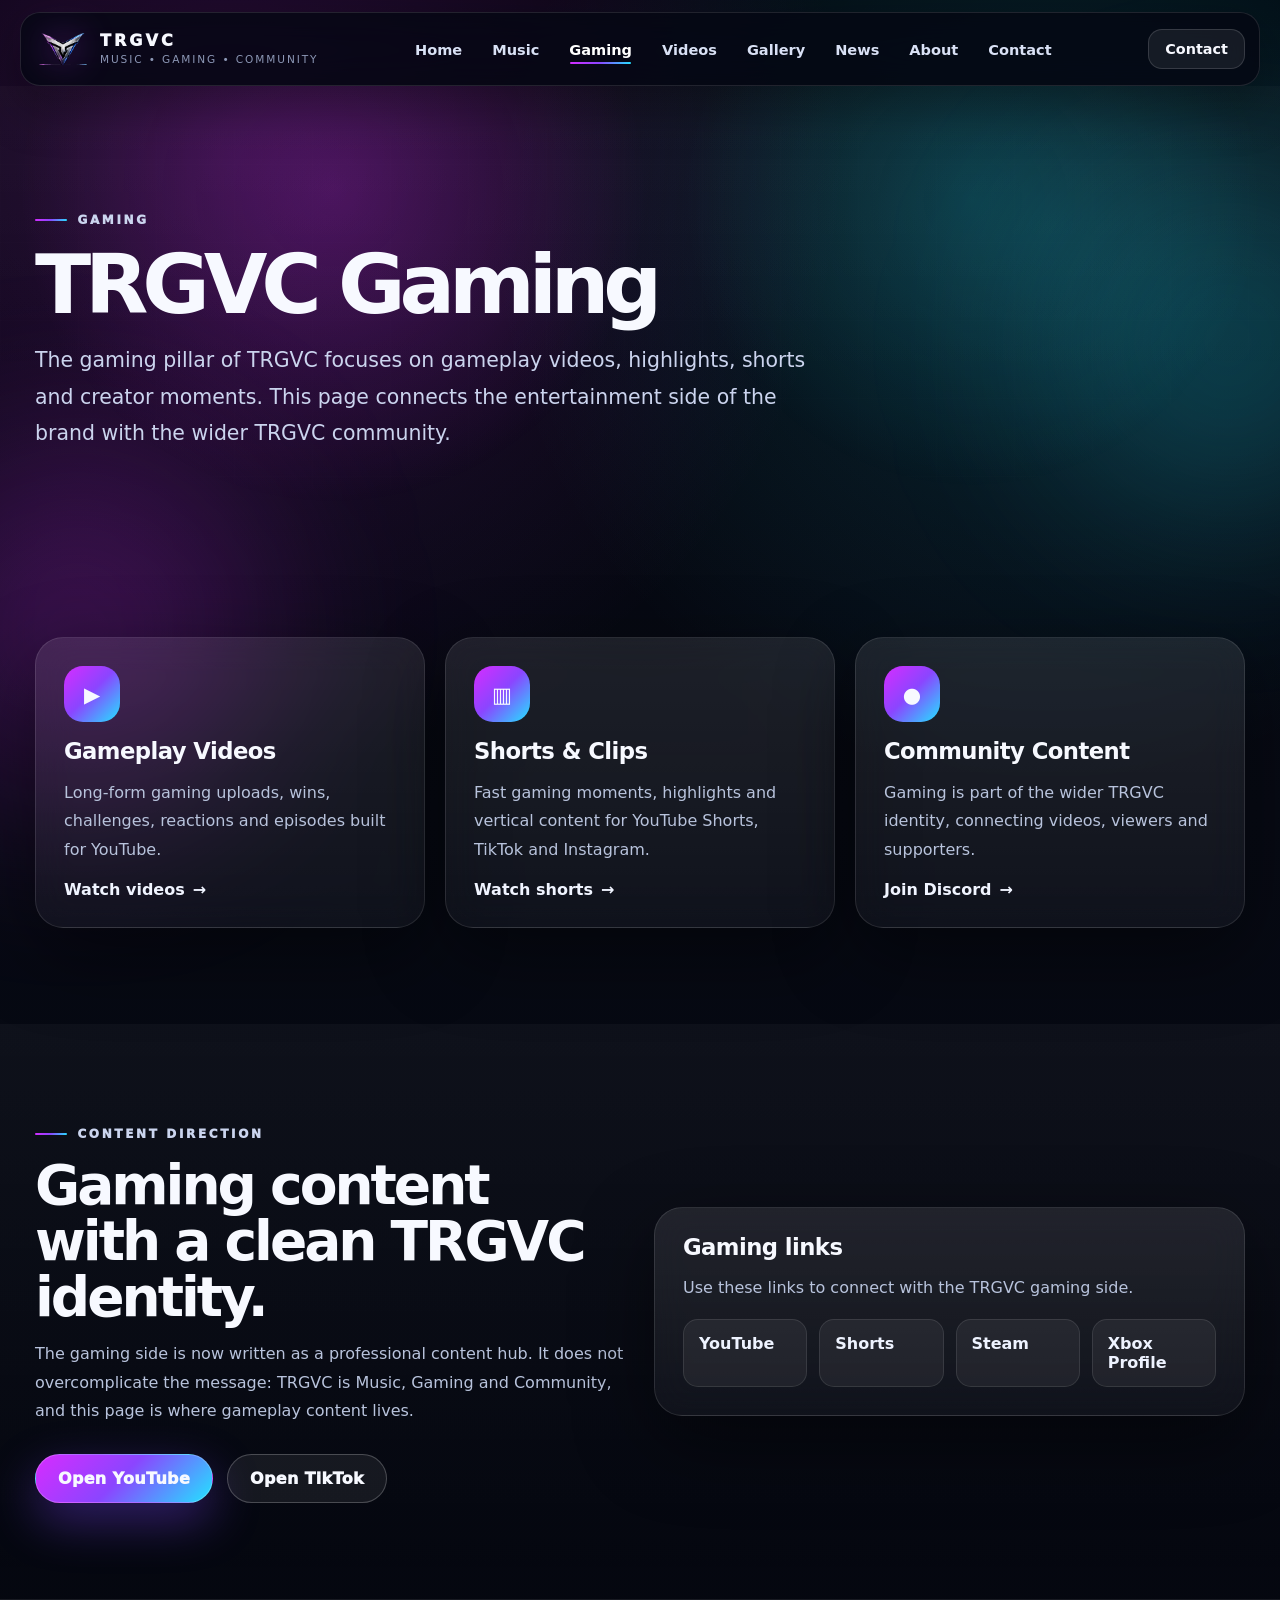
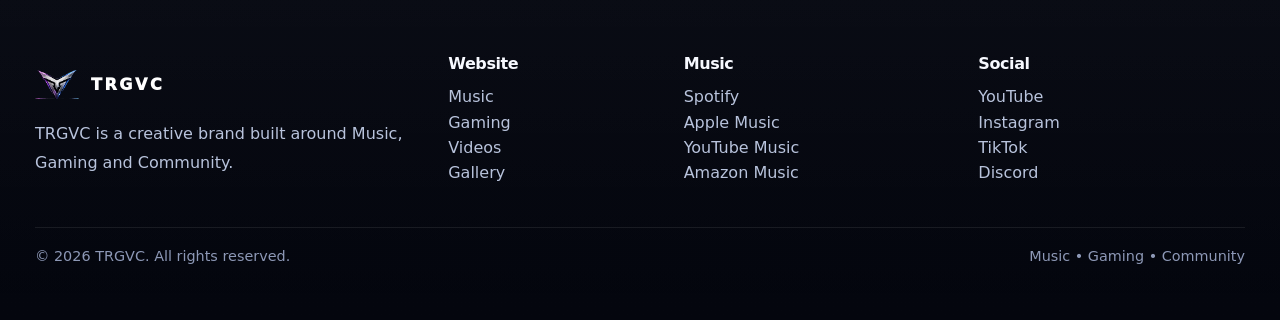
<file: gaming.html>
<!doctype html>
<html lang="en">
<head>
  <meta charset="utf-8"><meta name="viewport" content="width=device-width, initial-scale=1">
  <title>Gaming | TRGVC</title>
  <meta name="description" content="TRGVC gaming brings together gameplay videos, highlights, shorts and creator content as one of the main brand pillars.">
  <meta name="keywords" content="TRGVC, Music, Gaming, Community, YouTube, Spotify, creative brand, gaming videos, music artist">
  <meta name="author" content="TRGVC"><link rel="canonical" href="https://trgvc.club/gaming.html">
  <meta property="og:type" content="website"><meta property="og:title" content="Gaming | TRGVC">
  <meta property="og:description" content="TRGVC gaming brings together gameplay videos, highlights, shorts and creator content as one of the main brand pillars."><meta property="og:url" content="https://trgvc.club/gaming.html">
  <meta property="og:image" content="https://trgvc.club/assets/img/og-cover-live.png">
  <meta name="twitter:card" content="summary_large_image"><meta name="twitter:title" content="Gaming | TRGVC">
  <meta name="twitter:description" content="TRGVC gaming brings together gameplay videos, highlights, shorts and creator content as one of the main brand pillars."><meta name="theme-color" content="#8b45ff">
  <link rel="icon" href="assets/img/brand/trgvc-favicon.png" type="image/png">
  <link rel="manifest" href="manifest.json"><link rel="stylesheet" href="assets/css/styles.css">
</head>
<body>
<div class="scroll-progress" aria-hidden="true"></div><div class="noise" aria-hidden="true"></div><div class="page-glow" aria-hidden="true"></div><div class="page-glow two" aria-hidden="true"></div>


<header class="site-header" data-header>
  <a class="brand-mark" href="index.html" aria-label="TRGVC home">
    <img src="assets/img/brand/trgvc-logo-mark.png" alt="TRGVC logo">
    <span class="brand-name"><strong>TRGVC</strong><span>Music • Gaming • Community</span></span>
  </a>
  <nav class="site-nav" data-site-nav aria-label="Main navigation"><a class="" href="index.html">Home</a><a class="" href="music.html">Music</a><a class="active" href="gaming.html">Gaming</a><a class="" href="videos.html">Videos</a><a class="" href="gallery.html">Gallery</a><a class="" href="news.html">News</a><a class="" href="about.html">About</a><a class="" href="contact.html">Contact</a></nav>
  <a class="header-cta" href="contact.html">Contact</a>
  <button class="nav-toggle" data-nav-toggle aria-label="Open navigation" aria-expanded="false"><span></span><span></span><span></span></button>
</header>

<main>

<section class="page-hero section-large compact-hero">
  <div class="container reveal">
    <span class="eyebrow">Gaming</span>
    <h1>TRGVC Gaming</h1>
    <p class="lead">The gaming pillar of TRGVC focuses on gameplay videos, highlights, shorts and creator moments. This page connects the entertainment side of the brand with the wider TRGVC community.</p>
  </div>
</section>

<section class="section">
  <div class="container grid-3">
    <article class="feature-card reveal"><div class="icon">▶</div><h3>Gameplay Videos</h3><p>Long-form gaming uploads, wins, challenges, reactions and episodes built for YouTube.</p><a class="text-link" href="https://www.youtube.com/@TRGVC/videos" target="_blank" rel="noopener">Watch videos</a></article>
    <article class="feature-card reveal delay-1"><div class="icon">▥</div><h3>Shorts & Clips</h3><p>Fast gaming moments, highlights and vertical content for YouTube Shorts, TikTok and Instagram.</p><a class="text-link" href="https://www.youtube.com/@TRGVC/shorts" target="_blank" rel="noopener">Watch shorts</a></article>
    <article class="feature-card reveal delay-2"><div class="icon">●</div><h3>Community Content</h3><p>Gaming is part of the wider TRGVC identity, connecting videos, viewers and supporters.</p><a class="text-link" href="https://discord.gg/ub7tgeMv" target="_blank" rel="noopener">Join Discord</a></article>
  </div>
</section>
<section class="section alt-section">
  <div class="container split">
    <div class="reveal"><span class="eyebrow">Content direction</span><h2>Gaming content with a clean TRGVC identity.</h2><p>The gaming side is now written as a professional content hub. It does not overcomplicate the message: TRGVC is Music, Gaming and Community, and this page is where gameplay content lives.</p><div class="button-row"><a class="btn primary" href="https://www.youtube.com/@TRGVC" target="_blank" rel="noopener">Open YouTube</a><a class="btn secondary" href="https://www.tiktok.com/@trgvc" target="_blank" rel="noopener">Open TikTok</a></div></div>
    <div class="platform-panel reveal delay-1"><h3>Gaming links</h3><p>Use these links to connect with the TRGVC gaming side.</p><div class="platform-grid"><a href="https://www.youtube.com/@TRGVC" target="_blank" rel="noopener">YouTube</a><a href="https://www.youtube.com/@TRGVC/shorts" target="_blank" rel="noopener">Shorts</a><a href="https://steamcommunity.com/id/stbvideo" target="_blank" rel="noopener">Steam</a><a href="https://www.xbox.com/en-GB/play/user/TRGVC1061" target="_blank" rel="noopener">Xbox Profile</a></div></div>
  </div>
</section>
</main>
<footer class="footer section-tight">
  <div class="container footer-grid">
    <div>
      <a class="footer-logo" href="index.html"><img src="assets/img/brand/trgvc-logo-mark.png" alt="TRGVC logo"> TRGVC</a>
      <p>TRGVC is a creative brand built around Music, Gaming and Community.</p>
    </div>
    <div>
      <h3>Website</h3>
      <a href="music.html">Music</a>
      <a href="gaming.html">Gaming</a>
      <a href="videos.html">Videos</a>
      <a href="gallery.html">Gallery</a>
    </div>
    <div>
      <h3>Music</h3>
      <a href="https://open.spotify.com/artist/4r17VtPq9uwHDU81ER0E9o" target="_blank" rel="noopener">Spotify</a>
      <a href="https://music.apple.com/us/artist/trgvc/1875089429" target="_blank" rel="noopener">Apple Music</a>
      <a href="https://music.youtube.com/channel/UCTJMtzodlcDEYt38qR_0cxQ" target="_blank" rel="noopener">YouTube Music</a>
      <a href="https://music.amazon.co.uk/artists/B0GLXTS1JZ/trgvc" target="_blank" rel="noopener">Amazon Music</a>
    </div>
    <div>
      <h3>Social</h3>
      <a href="https://www.youtube.com/@TRGVC" target="_blank" rel="noopener">YouTube</a>
      <a href="https://www.instagram.com/trgvcofficial" target="_blank" rel="noopener">Instagram</a>
      <a href="https://www.tiktok.com/@trgvc" target="_blank" rel="noopener">TikTok</a>
      <a href="https://discord.gg/ub7tgeMv" target="_blank" rel="noopener">Discord</a>
    </div>
  </div>
  <div class="container footer-bottom"><span>© 2026 TRGVC. All rights reserved.</span><span>Music • Gaming • Community</span></div>
</footer>
<button class="back-to-top" type="button" aria-label="Back to top">↑</button>
<script src="assets/js/main.js"></script></body></html>
</file>
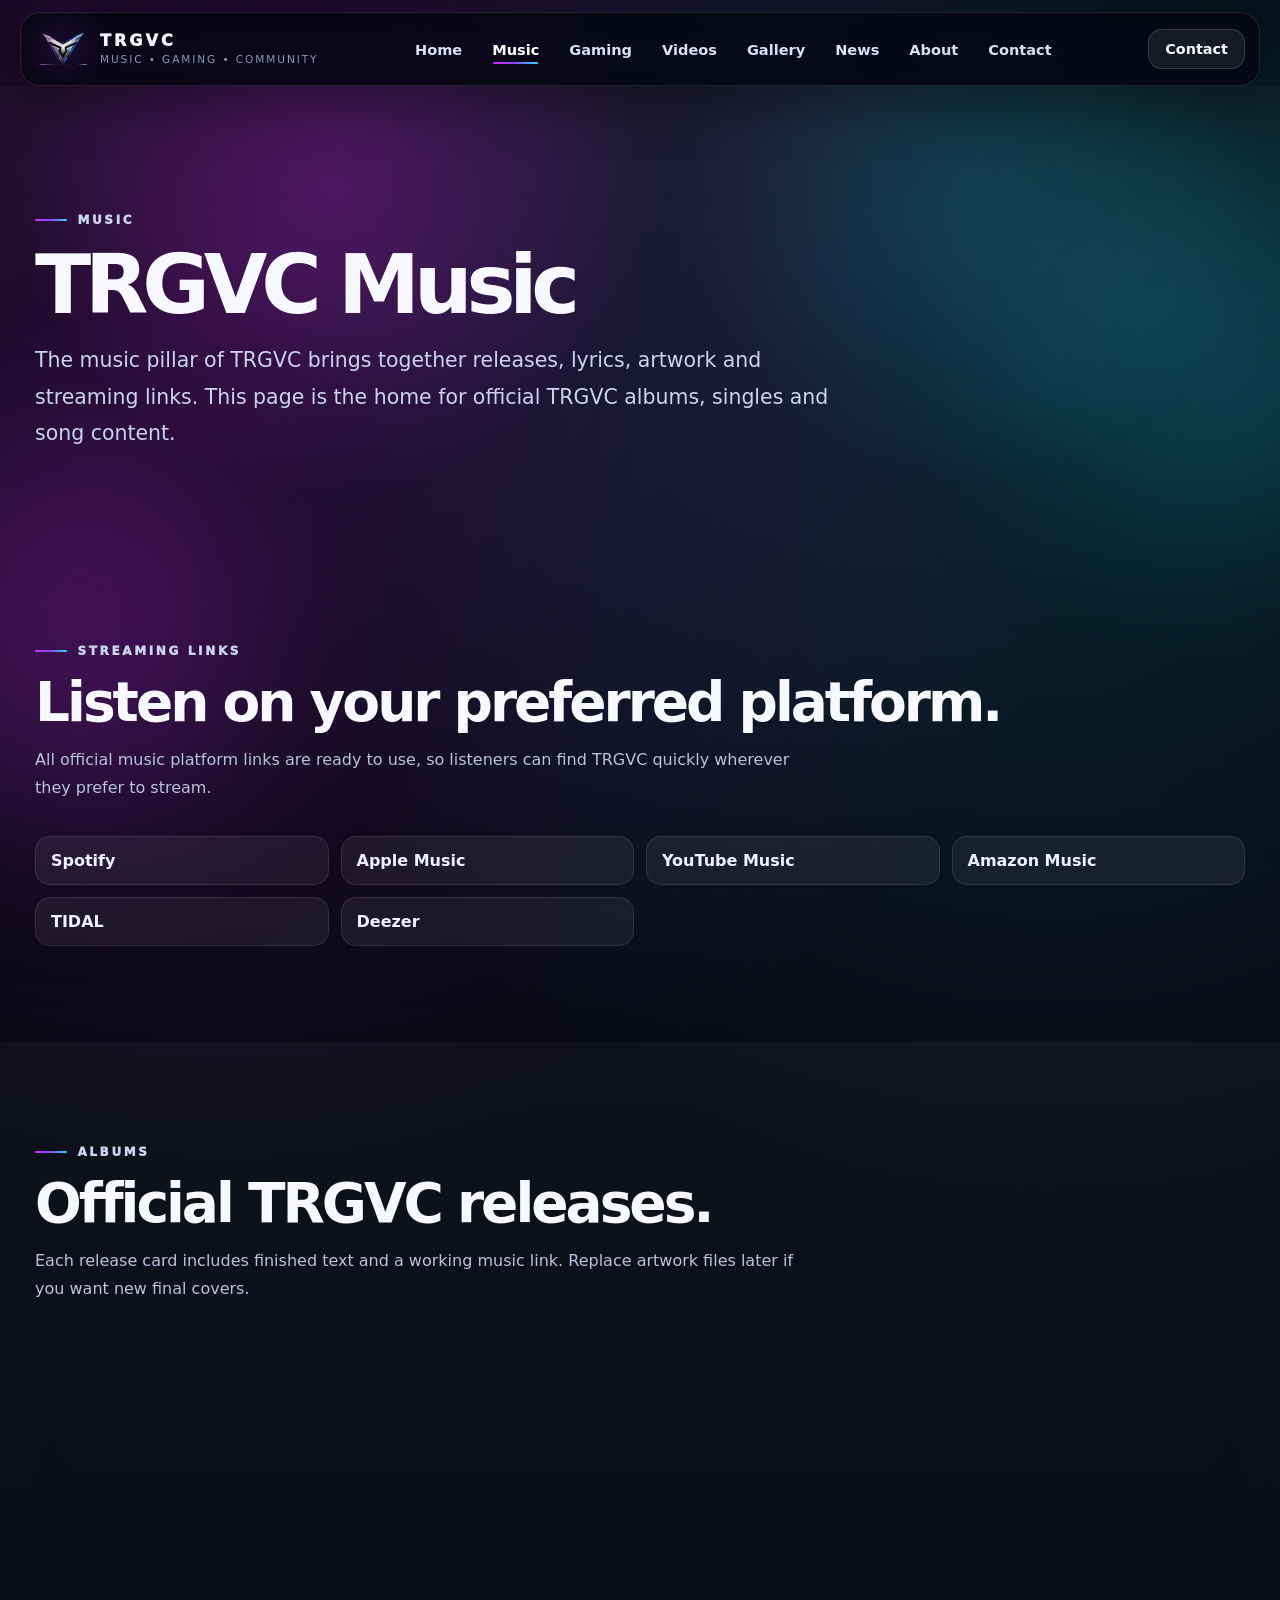
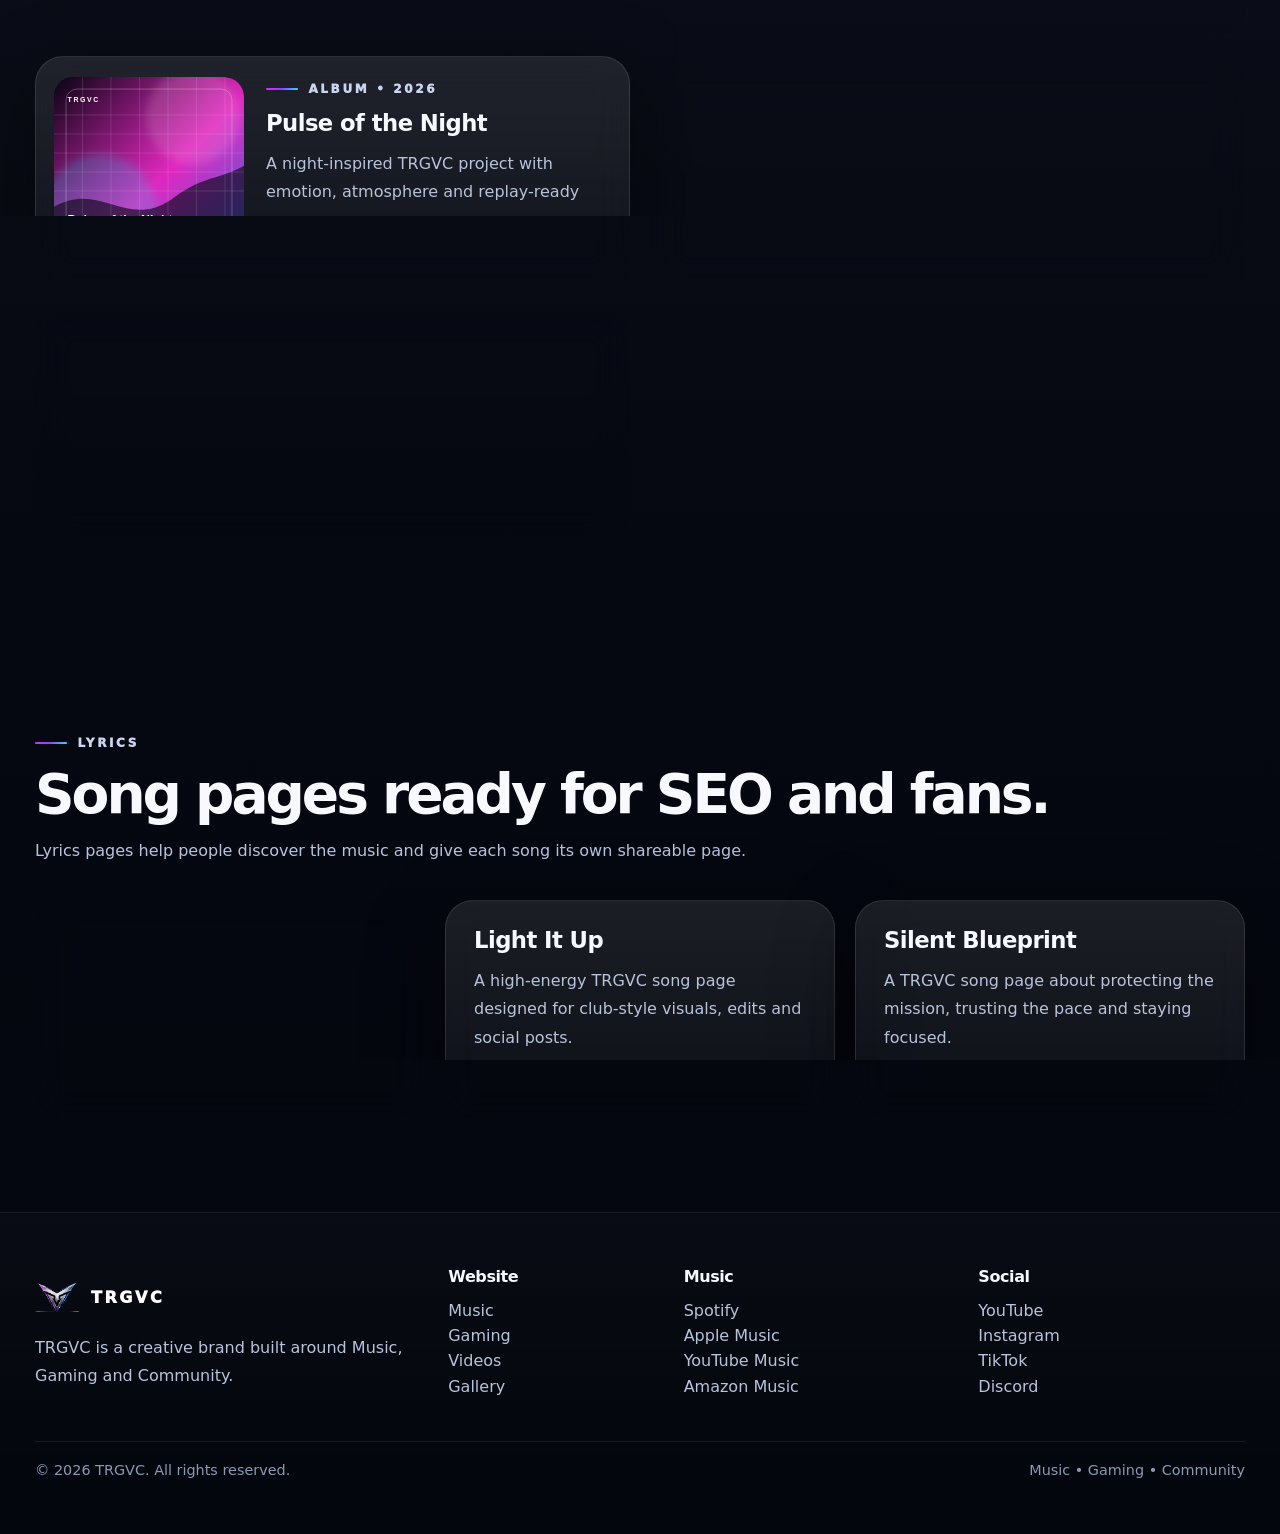
<file: music.html>
<!doctype html>
<html lang="en">
<head>
  <meta charset="utf-8"><meta name="viewport" content="width=device-width, initial-scale=1">
  <title>Music | TRGVC</title>
  <meta name="description" content="Explore TRGVC music, albums, lyrics and official streaming links across Spotify, Apple Music, YouTube Music, Amazon Music, TIDAL and Deezer.">
  <meta name="keywords" content="TRGVC, Music, Gaming, Community, YouTube, Spotify, creative brand, gaming videos, music artist">
  <meta name="author" content="TRGVC"><link rel="canonical" href="https://trgvc.club/music.html">
  <meta property="og:type" content="website"><meta property="og:title" content="Music | TRGVC">
  <meta property="og:description" content="Explore TRGVC music, albums, lyrics and official streaming links across Spotify, Apple Music, YouTube Music, Amazon Music, TIDAL and Deezer."><meta property="og:url" content="https://trgvc.club/music.html">
  <meta property="og:image" content="https://trgvc.club/assets/img/og-cover-live.png">
  <meta name="twitter:card" content="summary_large_image"><meta name="twitter:title" content="Music | TRGVC">
  <meta name="twitter:description" content="Explore TRGVC music, albums, lyrics and official streaming links across Spotify, Apple Music, YouTube Music, Amazon Music, TIDAL and Deezer."><meta name="theme-color" content="#8b45ff">
  <link rel="icon" href="assets/img/brand/trgvc-favicon.png" type="image/png">
  <link rel="manifest" href="manifest.json"><link rel="stylesheet" href="assets/css/styles.css">
</head>
<body>
<div class="scroll-progress" aria-hidden="true"></div><div class="noise" aria-hidden="true"></div><div class="page-glow" aria-hidden="true"></div><div class="page-glow two" aria-hidden="true"></div>


<header class="site-header" data-header>
  <a class="brand-mark" href="index.html" aria-label="TRGVC home">
    <img src="assets/img/brand/trgvc-logo-mark.png" alt="TRGVC logo">
    <span class="brand-name"><strong>TRGVC</strong><span>Music • Gaming • Community</span></span>
  </a>
  <nav class="site-nav" data-site-nav aria-label="Main navigation"><a class="" href="index.html">Home</a><a class="active" href="music.html">Music</a><a class="" href="gaming.html">Gaming</a><a class="" href="videos.html">Videos</a><a class="" href="gallery.html">Gallery</a><a class="" href="news.html">News</a><a class="" href="about.html">About</a><a class="" href="contact.html">Contact</a></nav>
  <a class="header-cta" href="contact.html">Contact</a>
  <button class="nav-toggle" data-nav-toggle aria-label="Open navigation" aria-expanded="false"><span></span><span></span><span></span></button>
</header>

<main>

<section class="page-hero section-large compact-hero">
  <div class="container reveal">
    <span class="eyebrow">Music</span>
    <h1>TRGVC Music</h1>
    <p class="lead">The music pillar of TRGVC brings together releases, lyrics, artwork and streaming links. This page is the home for official TRGVC albums, singles and song content.</p>
  </div>
</section>

<section class="section">
  <div class="container section-heading reveal"><span class="eyebrow">Streaming links</span><h2>Listen on your preferred platform.</h2><p>All official music platform links are ready to use, so listeners can find TRGVC quickly wherever they prefer to stream.</p></div>
  <div class="container platform-grid reveal">
    <a href="https://open.spotify.com/artist/4r17VtPq9uwHDU81ER0E9o" target="_blank" rel="noopener">Spotify</a>
    <a href="https://music.apple.com/us/artist/trgvc/1875089429" target="_blank" rel="noopener">Apple Music</a>
    <a href="https://music.youtube.com/channel/UCTJMtzodlcDEYt38qR_0cxQ" target="_blank" rel="noopener">YouTube Music</a>
    <a href="https://music.amazon.co.uk/artists/B0GLXTS1JZ/trgvc" target="_blank" rel="noopener">Amazon Music</a>
    <a href="https://tidal.com/artist/74097811" target="_blank" rel="noopener">TIDAL</a>
    <a href="https://www.deezer.com/en/artist/371691531" target="_blank" rel="noopener">Deezer</a>
  </div>
</section>
<section class="section alt-section">
  <div class="container section-heading reveal"><span class="eyebrow">Albums</span><h2>Official TRGVC releases.</h2><p>Each release card includes finished text and a working music link. Replace artwork files later if you want new final covers.</p></div>
  <div class="container release-grid">
    <article class="release-card featured reveal"><img src="assets/img/albums/signals-in-the-dark.svg" alt="Signals in the Dark cover artwork"><div><span class="eyebrow">Album • 2026</span><h3>Signals in the Dark</h3><p>A TRGVC release shaped by dark digital atmosphere, creative energy and modern visual identity.</p><a class="text-link" href="https://open.spotify.com/album/4AC3K4l4IN7mg8Ttu57tCx?si=3utmSirZQsigZkZftcD0eg" target="_blank" rel="noopener">Listen on Spotify</a></div></article>
    <article class="release-card reveal"><img src="assets/img/albums/pulse-of-the-night.svg" alt="Pulse of the Night cover artwork"><div><span class="eyebrow">Album • 2026</span><h3>Pulse of the Night</h3><p>A night-inspired TRGVC project with emotion, atmosphere and replay-ready energy.</p><a class="text-link" href="https://open.spotify.com/album/06l7DRPWtlW0LC3tgCxRsJ?si=UrOEh55ESVWaoy7kUNBp5g" target="_blank" rel="noopener">Listen on Spotify</a></div></article>
    <article class="release-card reveal delay-1"><img src="assets/img/albums/velocity-horizon.svg" alt="Velocity Horizon cover artwork"><div><span class="eyebrow">Album • 2026</span><h3>Velocity Horizon</h3><p>A release built around movement, digital style and a forward-looking TRGVC sound.</p><a class="text-link" href="https://open.spotify.com/album/0dq1fWEkpHQAHCLto4FB2m?si=oLUUYFPKQeaxASfBfBeUZw" target="_blank" rel="noopener">Listen on Spotify</a></div></article>
    <article class="release-card reveal delay-2"><img src="assets/img/albums/the-digital-sunrise.svg" alt="The Digital Sunrise cover artwork"><div><span class="eyebrow">Album • 2026</span><h3>The Digital Sunrise</h3><p>A brighter TRGVC project focused on optimism, creativity and digital energy.</p><a class="text-link" href="https://open.spotify.com/album/3wj0OkKqr1DJ9pjOwQBWT7?si=j-USj5T9S-SrDxDCoRBLMQ" target="_blank" rel="noopener">Listen on Spotify</a></div></article>
  </div>
</section>
<section class="section">
  <div class="container section-heading reveal"><span class="eyebrow">Lyrics</span><h2>Song pages ready for SEO and fans.</h2><p>Lyrics pages help people discover the music and give each song its own shareable page.</p></div>
  <div class="container grid-3">
    <article class="card reveal"><h3>Forward</h3><p>A motivational TRGVC song page about moving ahead, leaving the past behind and staying positive.</p><a class="text-link" href="lyrics/forward.html">Open lyrics</a></article>
    <article class="card reveal delay-1"><h3>Light It Up</h3><p>A high-energy TRGVC song page designed for club-style visuals, edits and social posts.</p><a class="text-link" href="lyrics/light-it-up.html">Open lyrics</a></article>
    <article class="card reveal delay-2"><h3>Silent Blueprint</h3><p>A TRGVC song page about protecting the mission, trusting the pace and staying focused.</p><a class="text-link" href="lyrics/silent-blueprint.html">Open lyrics</a></article>
  </div>
</section>
</main>
<footer class="footer section-tight">
  <div class="container footer-grid">
    <div>
      <a class="footer-logo" href="index.html"><img src="assets/img/brand/trgvc-logo-mark.png" alt="TRGVC logo"> TRGVC</a>
      <p>TRGVC is a creative brand built around Music, Gaming and Community.</p>
    </div>
    <div>
      <h3>Website</h3>
      <a href="music.html">Music</a>
      <a href="gaming.html">Gaming</a>
      <a href="videos.html">Videos</a>
      <a href="gallery.html">Gallery</a>
    </div>
    <div>
      <h3>Music</h3>
      <a href="https://open.spotify.com/artist/4r17VtPq9uwHDU81ER0E9o" target="_blank" rel="noopener">Spotify</a>
      <a href="https://music.apple.com/us/artist/trgvc/1875089429" target="_blank" rel="noopener">Apple Music</a>
      <a href="https://music.youtube.com/channel/UCTJMtzodlcDEYt38qR_0cxQ" target="_blank" rel="noopener">YouTube Music</a>
      <a href="https://music.amazon.co.uk/artists/B0GLXTS1JZ/trgvc" target="_blank" rel="noopener">Amazon Music</a>
    </div>
    <div>
      <h3>Social</h3>
      <a href="https://www.youtube.com/@TRGVC" target="_blank" rel="noopener">YouTube</a>
      <a href="https://www.instagram.com/trgvcofficial" target="_blank" rel="noopener">Instagram</a>
      <a href="https://www.tiktok.com/@trgvc" target="_blank" rel="noopener">TikTok</a>
      <a href="https://discord.gg/ub7tgeMv" target="_blank" rel="noopener">Discord</a>
    </div>
  </div>
  <div class="container footer-bottom"><span>© 2026 TRGVC. All rights reserved.</span><span>Music • Gaming • Community</span></div>
</footer>
<button class="back-to-top" type="button" aria-label="Back to top">↑</button>
<script src="assets/js/main.js"></script></body></html>
</file>
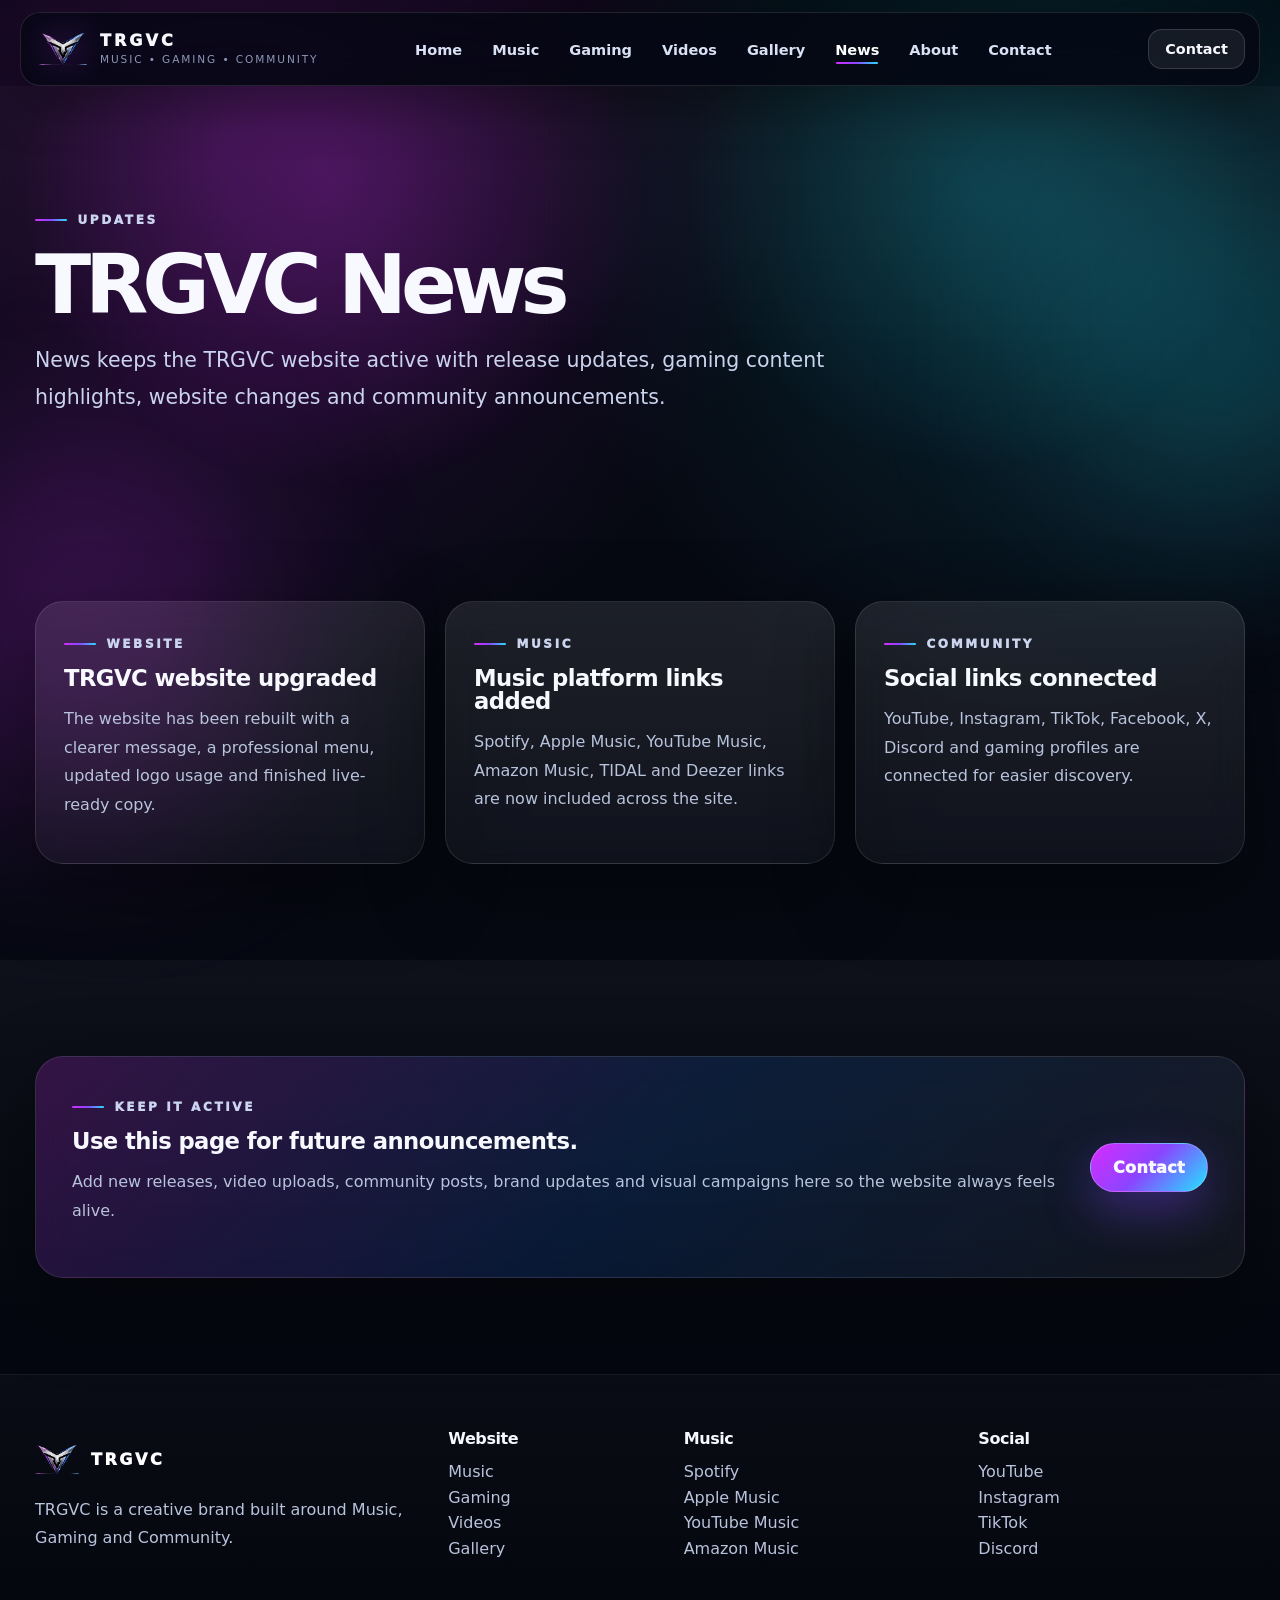
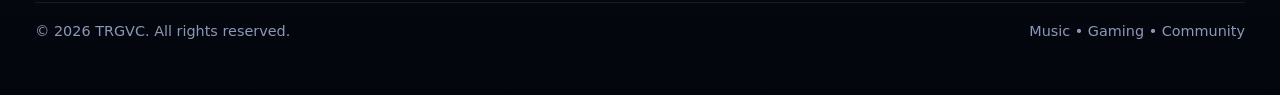
<file: news.html>
<!doctype html><html lang="en"><head>
<meta charset="utf-8"><meta name="viewport" content="width=device-width, initial-scale=1">
<title>News | TRGVC</title><meta name="description" content="TRGVC news, releases, website updates and community announcements for Music, Gaming and Community.">
<meta name="keywords" content="TRGVC, Music, Gaming, Community, YouTube, Spotify, creative brand, gaming videos, music artist">
<meta name="author" content="TRGVC"><link rel="canonical" href="https://trgvc.club/news.html">
<meta property="og:type" content="website"><meta property="og:title" content="News | TRGVC"><meta property="og:description" content="TRGVC news, releases, website updates and community announcements for Music, Gaming and Community."><meta property="og:url" content="https://trgvc.club/news.html"><meta property="og:image" content="https://trgvc.club/assets/img/og-cover-live.png">
<meta name="twitter:card" content="summary_large_image"><meta name="twitter:title" content="News | TRGVC"><meta name="twitter:description" content="TRGVC news, releases, website updates and community announcements for Music, Gaming and Community."><meta name="theme-color" content="#8b45ff">
<link rel="icon" href="assets/img/brand/trgvc-favicon.png" type="image/png"><link rel="manifest" href="manifest.json"><link rel="stylesheet" href="assets/css/styles.css">
</head><body><div class="scroll-progress" aria-hidden="true"></div><div class="noise" aria-hidden="true"></div><div class="page-glow" aria-hidden="true"></div><div class="page-glow two" aria-hidden="true"></div>

<header class="site-header" data-header>
  <a class="brand-mark" href="index.html" aria-label="TRGVC home">
    <img src="assets/img/brand/trgvc-logo-mark.png" alt="TRGVC logo">
    <span class="brand-name"><strong>TRGVC</strong><span>Music • Gaming • Community</span></span>
  </a>
  <nav class="site-nav" data-site-nav aria-label="Main navigation">
    <a class="" href="index.html">Home</a><a class="" href="music.html">Music</a><a class="" href="gaming.html">Gaming</a><a class="" href="videos.html">Videos</a><a class="" href="gallery.html">Gallery</a><a class="active" href="news.html">News</a><a class="" href="about.html">About</a><a class="" href="contact.html">Contact</a>
  </nav>
  <a class="header-cta" href="contact.html">Contact</a>
  <button class="nav-toggle" data-nav-toggle aria-label="Open navigation" aria-expanded="false"><span></span><span></span><span></span></button>
</header>
<main>
<section class="page-hero section-large compact-hero"><div class="container reveal"><span class="eyebrow">Updates</span><h1>TRGVC News</h1><p class="lead">News keeps the TRGVC website active with release updates, gaming content highlights, website changes and community announcements.</p></div></section>
<section class="section">
  <div class="container grid-3">
    <article class="news-card reveal"><span class="eyebrow">Website</span><h3>TRGVC website upgraded</h3><p>The website has been rebuilt with a clearer message, a professional menu, updated logo usage and finished live-ready copy.</p></article>
    <article class="news-card reveal delay-1"><span class="eyebrow">Music</span><h3>Music platform links added</h3><p>Spotify, Apple Music, YouTube Music, Amazon Music, TIDAL and Deezer links are now included across the site.</p></article>
    <article class="news-card reveal delay-2"><span class="eyebrow">Community</span><h3>Social links connected</h3><p>YouTube, Instagram, TikTok, Facebook, X, Discord and gaming profiles are connected for easier discovery.</p></article>
  </div>
</section>
<section class="section alt-section">
  <div class="container cta-banner reveal"><div><span class="eyebrow">Keep it active</span><h3>Use this page for future announcements.</h3><p>Add new releases, video uploads, community posts, brand updates and visual campaigns here so the website always feels alive.</p></div><a class="btn primary" href="contact.html">Contact</a></div>
</section>
</main>
<footer class="footer section-tight">
  <div class="container footer-grid">
    <div><a class="footer-logo" href="index.html"><img src="assets/img/brand/trgvc-logo-mark.png" alt="TRGVC logo"> TRGVC</a><p>TRGVC is a creative brand built around Music, Gaming and Community.</p></div>
    <div><h3>Website</h3><a href="music.html">Music</a><a href="gaming.html">Gaming</a><a href="videos.html">Videos</a><a href="gallery.html">Gallery</a></div>
    <div><h3>Music</h3><a href="https://open.spotify.com/artist/4r17VtPq9uwHDU81ER0E9o" target="_blank" rel="noopener">Spotify</a><a href="https://music.apple.com/us/artist/trgvc/1875089429" target="_blank" rel="noopener">Apple Music</a><a href="https://music.youtube.com/channel/UCTJMtzodlcDEYt38qR_0cxQ" target="_blank" rel="noopener">YouTube Music</a><a href="https://music.amazon.co.uk/artists/B0GLXTS1JZ/trgvc" target="_blank" rel="noopener">Amazon Music</a></div>
    <div><h3>Social</h3><a href="https://www.youtube.com/@TRGVC" target="_blank" rel="noopener">YouTube</a><a href="https://www.instagram.com/trgvcofficial" target="_blank" rel="noopener">Instagram</a><a href="https://www.tiktok.com/@trgvc" target="_blank" rel="noopener">TikTok</a><a href="https://discord.gg/ub7tgeMv" target="_blank" rel="noopener">Discord</a></div>
  </div>
  <div class="container footer-bottom"><span>© 2026 TRGVC. All rights reserved.</span><span>Music • Gaming • Community</span></div>
</footer><button class="back-to-top" type="button" aria-label="Back to top">↑</button><script src="assets/js/main.js"></script></body></html>
</file>
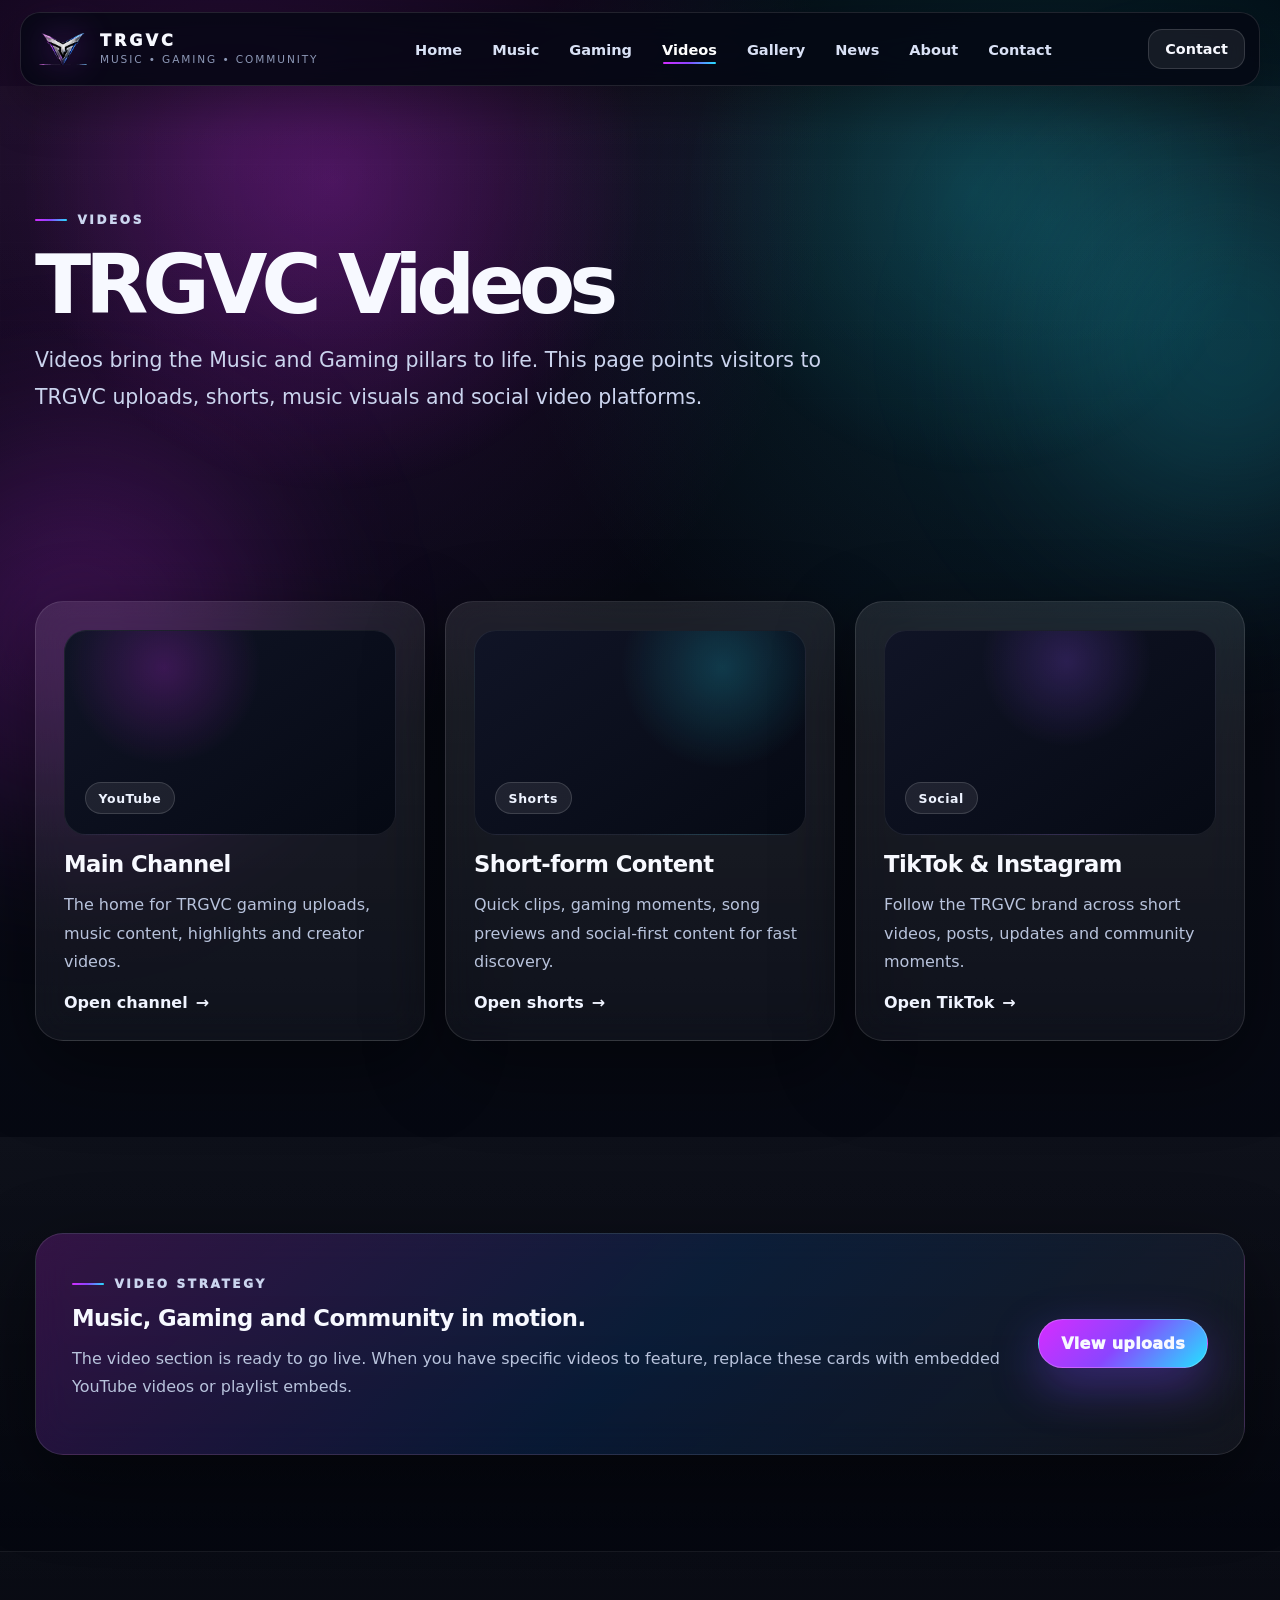
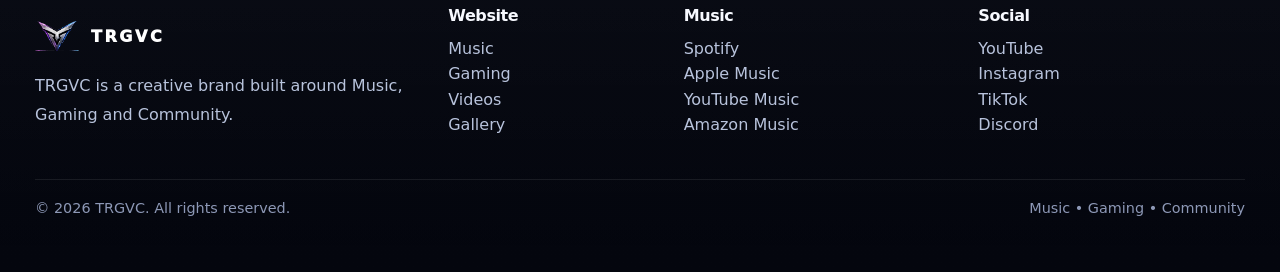
<file: videos.html>
<!doctype html>
<html lang="en">
<head>
  <meta charset="utf-8"><meta name="viewport" content="width=device-width, initial-scale=1">
  <title>Videos | TRGVC</title>
  <meta name="description" content="Watch TRGVC videos, gaming highlights, shorts, music content and creator updates through the official YouTube and social channels.">
  <meta name="keywords" content="TRGVC, Music, Gaming, Community, YouTube, Spotify, creative brand, gaming videos, music artist">
  <meta name="author" content="TRGVC"><link rel="canonical" href="https://trgvc.club/videos.html">
  <meta property="og:type" content="website"><meta property="og:title" content="Videos | TRGVC">
  <meta property="og:description" content="Watch TRGVC videos, gaming highlights, shorts, music content and creator updates through the official YouTube and social channels."><meta property="og:url" content="https://trgvc.club/videos.html">
  <meta property="og:image" content="https://trgvc.club/assets/img/og-cover-live.png">
  <meta name="twitter:card" content="summary_large_image"><meta name="twitter:title" content="Videos | TRGVC">
  <meta name="twitter:description" content="Watch TRGVC videos, gaming highlights, shorts, music content and creator updates through the official YouTube and social channels."><meta name="theme-color" content="#8b45ff">
  <link rel="icon" href="assets/img/brand/trgvc-favicon.png" type="image/png">
  <link rel="manifest" href="manifest.json"><link rel="stylesheet" href="assets/css/styles.css">
</head>
<body>
<div class="scroll-progress" aria-hidden="true"></div><div class="noise" aria-hidden="true"></div><div class="page-glow" aria-hidden="true"></div><div class="page-glow two" aria-hidden="true"></div>


<header class="site-header" data-header>
  <a class="brand-mark" href="index.html" aria-label="TRGVC home">
    <img src="assets/img/brand/trgvc-logo-mark.png" alt="TRGVC logo">
    <span class="brand-name"><strong>TRGVC</strong><span>Music • Gaming • Community</span></span>
  </a>
  <nav class="site-nav" data-site-nav aria-label="Main navigation"><a class="" href="index.html">Home</a><a class="" href="music.html">Music</a><a class="" href="gaming.html">Gaming</a><a class="active" href="videos.html">Videos</a><a class="" href="gallery.html">Gallery</a><a class="" href="news.html">News</a><a class="" href="about.html">About</a><a class="" href="contact.html">Contact</a></nav>
  <a class="header-cta" href="contact.html">Contact</a>
  <button class="nav-toggle" data-nav-toggle aria-label="Open navigation" aria-expanded="false"><span></span><span></span><span></span></button>
</header>

<main>

<section class="page-hero section-large compact-hero">
  <div class="container reveal">
    <span class="eyebrow">Videos</span>
    <h1>TRGVC Videos</h1>
    <p class="lead">Videos bring the Music and Gaming pillars to life. This page points visitors to TRGVC uploads, shorts, music visuals and social video platforms.</p>
  </div>
</section>

<section class="section">
  <div class="container grid-3">
    <article class="video-card reveal"><div class="video-thumb"><span class="chip">YouTube</span></div><h3>Main Channel</h3><p>The home for TRGVC gaming uploads, music content, highlights and creator videos.</p><a class="text-link" href="https://www.youtube.com/@TRGVC" target="_blank" rel="noopener">Open channel</a></article>
    <article class="video-card reveal delay-1"><div class="video-thumb blue"><span class="chip">Shorts</span></div><h3>Short-form Content</h3><p>Quick clips, gaming moments, song previews and social-first content for fast discovery.</p><a class="text-link" href="https://www.youtube.com/@TRGVC/shorts" target="_blank" rel="noopener">Open shorts</a></article>
    <article class="video-card reveal delay-2"><div class="video-thumb mix"><span class="chip">Social</span></div><h3>TikTok & Instagram</h3><p>Follow the TRGVC brand across short videos, posts, updates and community moments.</p><a class="text-link" href="https://www.tiktok.com/@trgvc" target="_blank" rel="noopener">Open TikTok</a></article>
  </div>
</section>
<section class="section alt-section">
  <div class="container cta-banner reveal"><div><span class="eyebrow">Video strategy</span><h3>Music, Gaming and Community in motion.</h3><p>The video section is ready to go live. When you have specific videos to feature, replace these cards with embedded YouTube videos or playlist embeds.</p></div><a class="btn primary" href="https://www.youtube.com/@TRGVC/videos" target="_blank" rel="noopener">View uploads</a></div>
</section>
</main>
<footer class="footer section-tight">
  <div class="container footer-grid">
    <div>
      <a class="footer-logo" href="index.html"><img src="assets/img/brand/trgvc-logo-mark.png" alt="TRGVC logo"> TRGVC</a>
      <p>TRGVC is a creative brand built around Music, Gaming and Community.</p>
    </div>
    <div>
      <h3>Website</h3>
      <a href="music.html">Music</a>
      <a href="gaming.html">Gaming</a>
      <a href="videos.html">Videos</a>
      <a href="gallery.html">Gallery</a>
    </div>
    <div>
      <h3>Music</h3>
      <a href="https://open.spotify.com/artist/4r17VtPq9uwHDU81ER0E9o" target="_blank" rel="noopener">Spotify</a>
      <a href="https://music.apple.com/us/artist/trgvc/1875089429" target="_blank" rel="noopener">Apple Music</a>
      <a href="https://music.youtube.com/channel/UCTJMtzodlcDEYt38qR_0cxQ" target="_blank" rel="noopener">YouTube Music</a>
      <a href="https://music.amazon.co.uk/artists/B0GLXTS1JZ/trgvc" target="_blank" rel="noopener">Amazon Music</a>
    </div>
    <div>
      <h3>Social</h3>
      <a href="https://www.youtube.com/@TRGVC" target="_blank" rel="noopener">YouTube</a>
      <a href="https://www.instagram.com/trgvcofficial" target="_blank" rel="noopener">Instagram</a>
      <a href="https://www.tiktok.com/@trgvc" target="_blank" rel="noopener">TikTok</a>
      <a href="https://discord.gg/ub7tgeMv" target="_blank" rel="noopener">Discord</a>
    </div>
  </div>
  <div class="container footer-bottom"><span>© 2026 TRGVC. All rights reserved.</span><span>Music • Gaming • Community</span></div>
</footer>
<button class="back-to-top" type="button" aria-label="Back to top">↑</button>
<script src="assets/js/main.js"></script></body></html>
</file>
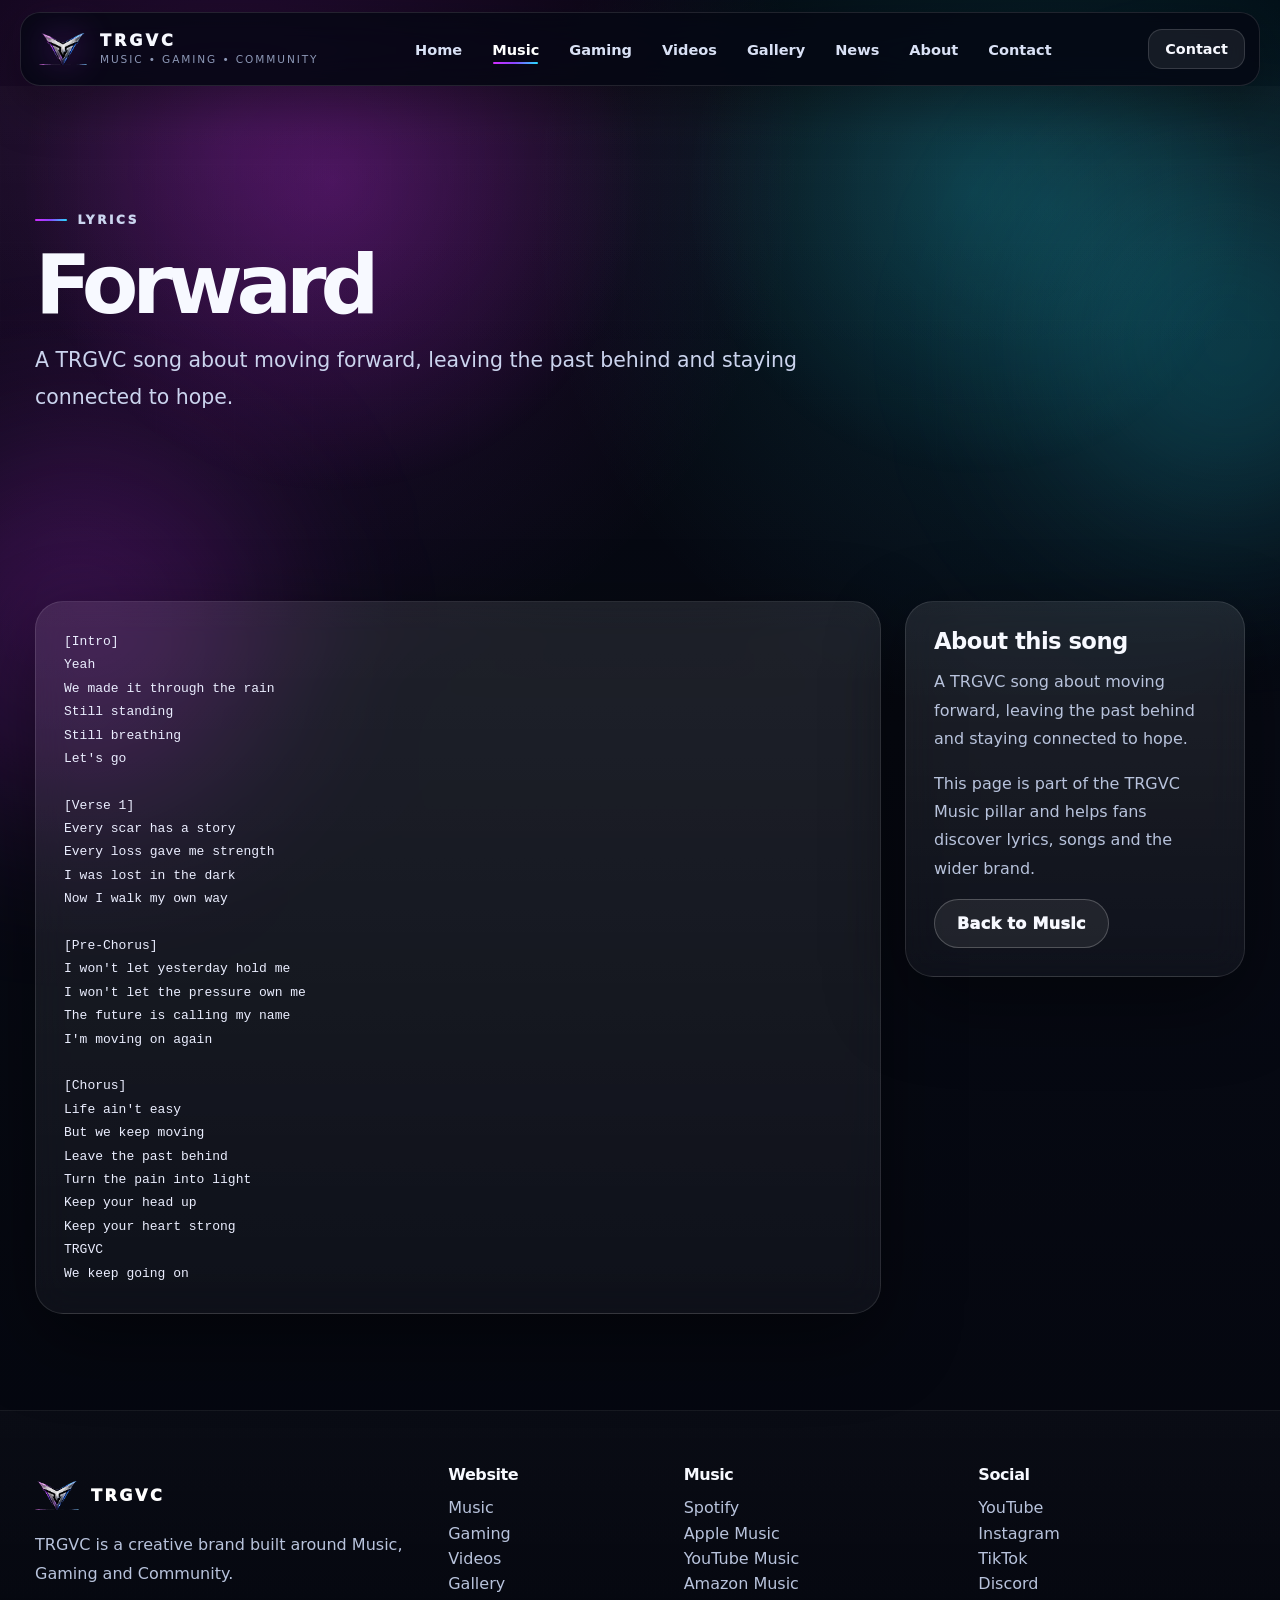
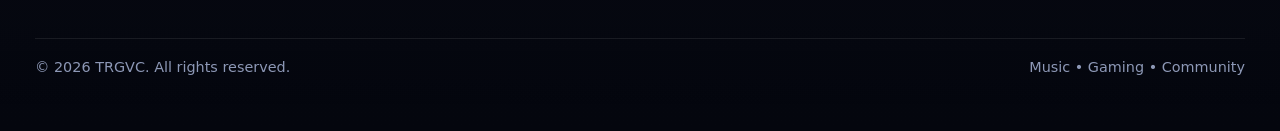
<file: lyrics/forward.html>
<!doctype html><html lang="en"><head><meta charset="utf-8"><meta name="viewport" content="width=device-width, initial-scale=1"><title>Forward Lyrics | TRGVC</title><meta name="description" content="A TRGVC song about moving forward, leaving the past behind and staying connected to hope."><meta name="keywords" content="TRGVC, Music, Lyrics, Gaming, Community"><meta name="author" content="TRGVC"><link rel="canonical" href="https://trgvc.club/lyrics/forward.html"><meta property="og:type" content="website"><meta property="og:title" content="Forward Lyrics | TRGVC"><meta property="og:description" content="A TRGVC song about moving forward, leaving the past behind and staying connected to hope."><meta property="og:image" content="https://trgvc.club/assets/img/og-cover-live.png"><meta name="twitter:card" content="summary_large_image"><meta name="theme-color" content="#8b45ff"><link rel="icon" href="../assets/img/brand/trgvc-favicon.png" type="image/png"><link rel="manifest" href="../manifest.json"><link rel="stylesheet" href="../assets/css/styles.css"></head><body><div class="scroll-progress" aria-hidden="true"></div><div class="noise" aria-hidden="true"></div><div class="page-glow" aria-hidden="true"></div><div class="page-glow two" aria-hidden="true"></div>
<header class="site-header" data-header>
<a class="brand-mark" href="../index.html" aria-label="TRGVC home"><img src="../assets/img/brand/trgvc-logo-mark.png" alt="TRGVC logo"><span class="brand-name"><strong>TRGVC</strong><span>Music • Gaming • Community</span></span></a>
<nav class="site-nav" data-site-nav aria-label="Main navigation"><a class="" href="../index.html">Home</a><a class="active" href="../music.html">Music</a><a class="" href="../gaming.html">Gaming</a><a class="" href="../videos.html">Videos</a><a class="" href="../gallery.html">Gallery</a><a class="" href="../news.html">News</a><a class="" href="../about.html">About</a><a class="" href="../contact.html">Contact</a></nav><a class="header-cta" href="../contact.html">Contact</a><button class="nav-toggle" data-nav-toggle aria-label="Open navigation" aria-expanded="false"><span></span><span></span><span></span></button></header>
<main>
<section class="page-hero section-large compact-hero"><div class="container reveal"><span class="eyebrow">Lyrics</span><h1>Forward</h1><p class="lead">A TRGVC song about moving forward, leaving the past behind and staying connected to hope.</p></div></section>
<section class="section"><div class="container lyrics-layout"><article class="lyrics-box reveal"><pre>[Intro]
Yeah
We made it through the rain
Still standing
Still breathing
Let's go

[Verse 1]
Every scar has a story
Every loss gave me strength
I was lost in the dark
Now I walk my own way

[Pre-Chorus]
I won't let yesterday hold me
I won't let the pressure own me
The future is calling my name
I'm moving on again

[Chorus]
Life ain't easy
But we keep moving
Leave the past behind
Turn the pain into light
Keep your head up
Keep your heart strong
TRGVC
We keep going on</pre></article><aside class="card reveal delay-1"><h3>About this song</h3><p>A TRGVC song about moving forward, leaving the past behind and staying connected to hope.</p><p>This page is part of the TRGVC Music pillar and helps fans discover lyrics, songs and the wider brand.</p><a class="btn secondary" href="../music.html">Back to Music</a></aside></div></section>
</main>
<footer class="footer section-tight"><div class="container footer-grid"><div><a class="footer-logo" href="../index.html"><img src="../assets/img/brand/trgvc-logo-mark.png" alt="TRGVC logo"> TRGVC</a><p>TRGVC is a creative brand built around Music, Gaming and Community.</p></div><div><h3>Website</h3><a href="../music.html">Music</a><a href="../gaming.html">Gaming</a><a href="../videos.html">Videos</a><a href="../gallery.html">Gallery</a></div><div><h3>Music</h3><a href="https://open.spotify.com/artist/4r17VtPq9uwHDU81ER0E9o" target="_blank" rel="noopener">Spotify</a><a href="https://music.apple.com/us/artist/trgvc/1875089429" target="_blank" rel="noopener">Apple Music</a><a href="https://music.youtube.com/channel/UCTJMtzodlcDEYt38qR_0cxQ" target="_blank" rel="noopener">YouTube Music</a><a href="https://music.amazon.co.uk/artists/B0GLXTS1JZ/trgvc" target="_blank" rel="noopener">Amazon Music</a></div><div><h3>Social</h3><a href="https://www.youtube.com/@TRGVC" target="_blank" rel="noopener">YouTube</a><a href="https://www.instagram.com/trgvcofficial" target="_blank" rel="noopener">Instagram</a><a href="https://www.tiktok.com/@trgvc" target="_blank" rel="noopener">TikTok</a><a href="https://discord.gg/ub7tgeMv" target="_blank" rel="noopener">Discord</a></div></div><div class="container footer-bottom"><span>© 2026 TRGVC. All rights reserved.</span><span>Music • Gaming • Community</span></div></footer><button class="back-to-top" type="button" aria-label="Back to top">↑</button>
<script src="../assets/js/main.js"></script></body></html>
</file>
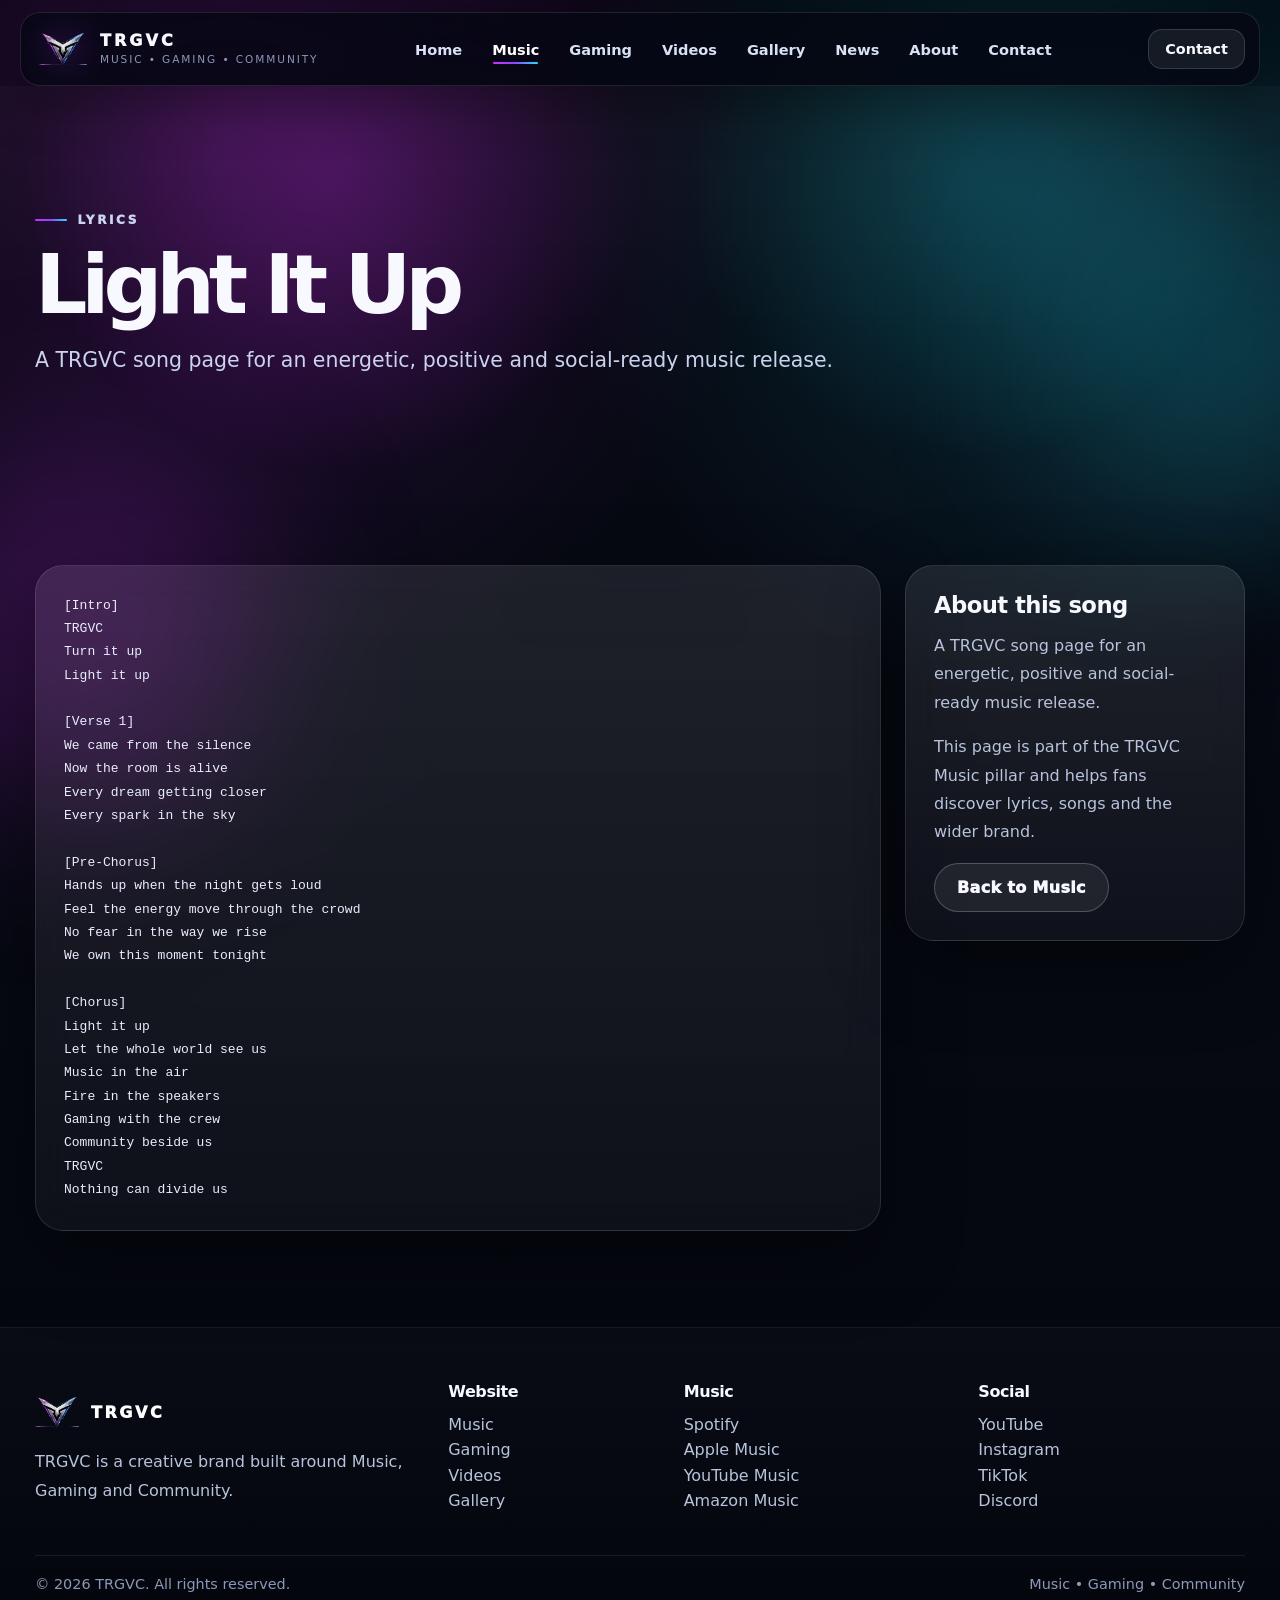
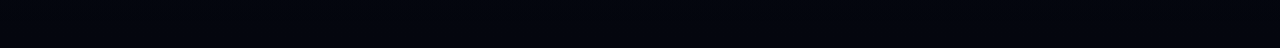
<file: lyrics/light-it-up.html>
<!doctype html><html lang="en"><head><meta charset="utf-8"><meta name="viewport" content="width=device-width, initial-scale=1"><title>Light It Up Lyrics | TRGVC</title><meta name="description" content="A TRGVC song page for an energetic, positive and social-ready music release."><meta name="keywords" content="TRGVC, Music, Lyrics, Gaming, Community"><meta name="author" content="TRGVC"><link rel="canonical" href="https://trgvc.club/lyrics/light-it-up.html"><meta property="og:type" content="website"><meta property="og:title" content="Light It Up Lyrics | TRGVC"><meta property="og:description" content="A TRGVC song page for an energetic, positive and social-ready music release."><meta property="og:image" content="https://trgvc.club/assets/img/og-cover-live.png"><meta name="twitter:card" content="summary_large_image"><meta name="theme-color" content="#8b45ff"><link rel="icon" href="../assets/img/brand/trgvc-favicon.png" type="image/png"><link rel="manifest" href="../manifest.json"><link rel="stylesheet" href="../assets/css/styles.css"></head><body><div class="scroll-progress" aria-hidden="true"></div><div class="noise" aria-hidden="true"></div><div class="page-glow" aria-hidden="true"></div><div class="page-glow two" aria-hidden="true"></div>
<header class="site-header" data-header>
<a class="brand-mark" href="../index.html" aria-label="TRGVC home"><img src="../assets/img/brand/trgvc-logo-mark.png" alt="TRGVC logo"><span class="brand-name"><strong>TRGVC</strong><span>Music • Gaming • Community</span></span></a>
<nav class="site-nav" data-site-nav aria-label="Main navigation"><a class="" href="../index.html">Home</a><a class="active" href="../music.html">Music</a><a class="" href="../gaming.html">Gaming</a><a class="" href="../videos.html">Videos</a><a class="" href="../gallery.html">Gallery</a><a class="" href="../news.html">News</a><a class="" href="../about.html">About</a><a class="" href="../contact.html">Contact</a></nav><a class="header-cta" href="../contact.html">Contact</a><button class="nav-toggle" data-nav-toggle aria-label="Open navigation" aria-expanded="false"><span></span><span></span><span></span></button></header>
<main>
<section class="page-hero section-large compact-hero"><div class="container reveal"><span class="eyebrow">Lyrics</span><h1>Light It Up</h1><p class="lead">A TRGVC song page for an energetic, positive and social-ready music release.</p></div></section>
<section class="section"><div class="container lyrics-layout"><article class="lyrics-box reveal"><pre>[Intro]
TRGVC
Turn it up
Light it up

[Verse 1]
We came from the silence
Now the room is alive
Every dream getting closer
Every spark in the sky

[Pre-Chorus]
Hands up when the night gets loud
Feel the energy move through the crowd
No fear in the way we rise
We own this moment tonight

[Chorus]
Light it up
Let the whole world see us
Music in the air
Fire in the speakers
Gaming with the crew
Community beside us
TRGVC
Nothing can divide us</pre></article><aside class="card reveal delay-1"><h3>About this song</h3><p>A TRGVC song page for an energetic, positive and social-ready music release.</p><p>This page is part of the TRGVC Music pillar and helps fans discover lyrics, songs and the wider brand.</p><a class="btn secondary" href="../music.html">Back to Music</a></aside></div></section>
</main>
<footer class="footer section-tight"><div class="container footer-grid"><div><a class="footer-logo" href="../index.html"><img src="../assets/img/brand/trgvc-logo-mark.png" alt="TRGVC logo"> TRGVC</a><p>TRGVC is a creative brand built around Music, Gaming and Community.</p></div><div><h3>Website</h3><a href="../music.html">Music</a><a href="../gaming.html">Gaming</a><a href="../videos.html">Videos</a><a href="../gallery.html">Gallery</a></div><div><h3>Music</h3><a href="https://open.spotify.com/artist/4r17VtPq9uwHDU81ER0E9o" target="_blank" rel="noopener">Spotify</a><a href="https://music.apple.com/us/artist/trgvc/1875089429" target="_blank" rel="noopener">Apple Music</a><a href="https://music.youtube.com/channel/UCTJMtzodlcDEYt38qR_0cxQ" target="_blank" rel="noopener">YouTube Music</a><a href="https://music.amazon.co.uk/artists/B0GLXTS1JZ/trgvc" target="_blank" rel="noopener">Amazon Music</a></div><div><h3>Social</h3><a href="https://www.youtube.com/@TRGVC" target="_blank" rel="noopener">YouTube</a><a href="https://www.instagram.com/trgvcofficial" target="_blank" rel="noopener">Instagram</a><a href="https://www.tiktok.com/@trgvc" target="_blank" rel="noopener">TikTok</a><a href="https://discord.gg/ub7tgeMv" target="_blank" rel="noopener">Discord</a></div></div><div class="container footer-bottom"><span>© 2026 TRGVC. All rights reserved.</span><span>Music • Gaming • Community</span></div></footer><button class="back-to-top" type="button" aria-label="Back to top">↑</button>
<script src="../assets/js/main.js"></script></body></html>
</file>
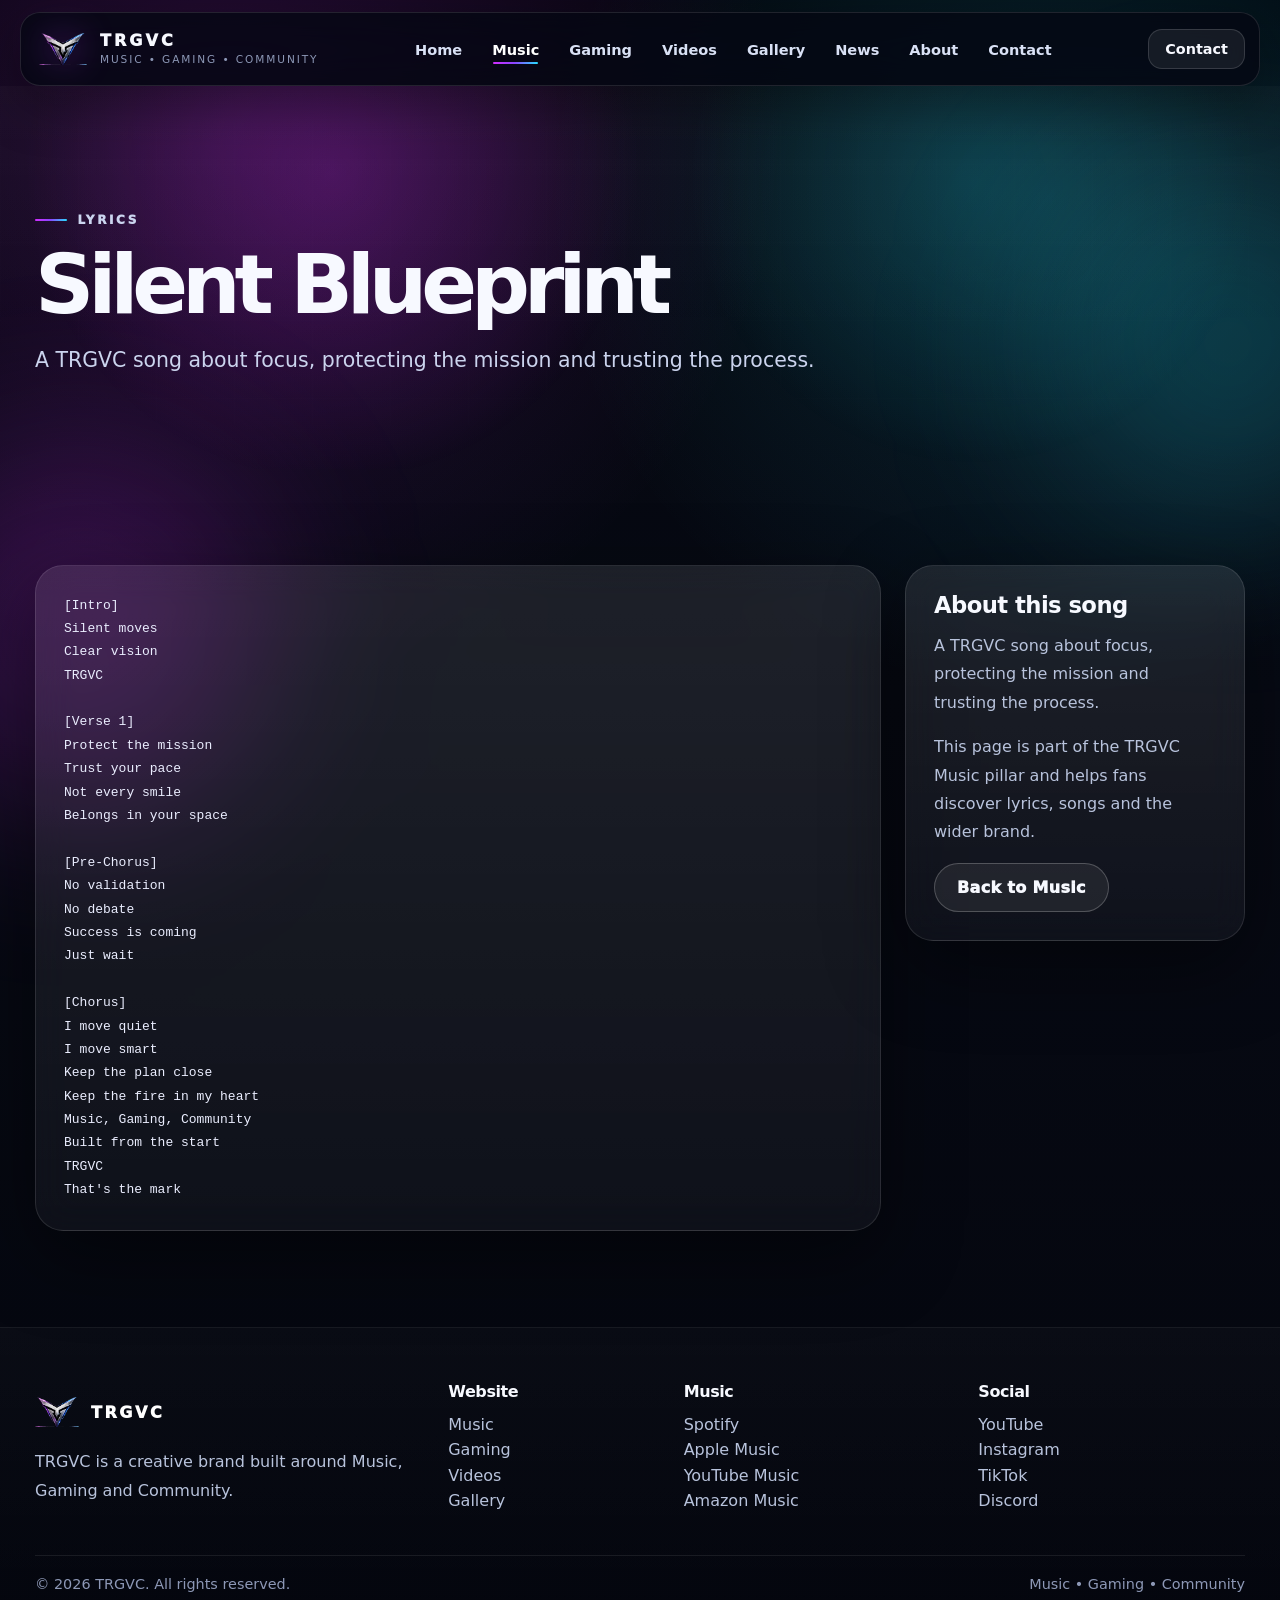
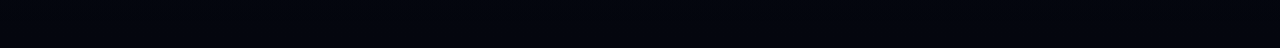
<file: lyrics/silent-blueprint.html>
<!doctype html><html lang="en"><head><meta charset="utf-8"><meta name="viewport" content="width=device-width, initial-scale=1"><title>Silent Blueprint Lyrics | TRGVC</title><meta name="description" content="A TRGVC song about focus, protecting the mission and trusting the process."><meta name="keywords" content="TRGVC, Music, Lyrics, Gaming, Community"><meta name="author" content="TRGVC"><link rel="canonical" href="https://trgvc.club/lyrics/silent-blueprint.html"><meta property="og:type" content="website"><meta property="og:title" content="Silent Blueprint Lyrics | TRGVC"><meta property="og:description" content="A TRGVC song about focus, protecting the mission and trusting the process."><meta property="og:image" content="https://trgvc.club/assets/img/og-cover-live.png"><meta name="twitter:card" content="summary_large_image"><meta name="theme-color" content="#8b45ff"><link rel="icon" href="../assets/img/brand/trgvc-favicon.png" type="image/png"><link rel="manifest" href="../manifest.json"><link rel="stylesheet" href="../assets/css/styles.css"></head><body><div class="scroll-progress" aria-hidden="true"></div><div class="noise" aria-hidden="true"></div><div class="page-glow" aria-hidden="true"></div><div class="page-glow two" aria-hidden="true"></div>
<header class="site-header" data-header>
<a class="brand-mark" href="../index.html" aria-label="TRGVC home"><img src="../assets/img/brand/trgvc-logo-mark.png" alt="TRGVC logo"><span class="brand-name"><strong>TRGVC</strong><span>Music • Gaming • Community</span></span></a>
<nav class="site-nav" data-site-nav aria-label="Main navigation"><a class="" href="../index.html">Home</a><a class="active" href="../music.html">Music</a><a class="" href="../gaming.html">Gaming</a><a class="" href="../videos.html">Videos</a><a class="" href="../gallery.html">Gallery</a><a class="" href="../news.html">News</a><a class="" href="../about.html">About</a><a class="" href="../contact.html">Contact</a></nav><a class="header-cta" href="../contact.html">Contact</a><button class="nav-toggle" data-nav-toggle aria-label="Open navigation" aria-expanded="false"><span></span><span></span><span></span></button></header>
<main>
<section class="page-hero section-large compact-hero"><div class="container reveal"><span class="eyebrow">Lyrics</span><h1>Silent Blueprint</h1><p class="lead">A TRGVC song about focus, protecting the mission and trusting the process.</p></div></section>
<section class="section"><div class="container lyrics-layout"><article class="lyrics-box reveal"><pre>[Intro]
Silent moves
Clear vision
TRGVC

[Verse 1]
Protect the mission
Trust your pace
Not every smile
Belongs in your space

[Pre-Chorus]
No validation
No debate
Success is coming
Just wait

[Chorus]
I move quiet
I move smart
Keep the plan close
Keep the fire in my heart
Music, Gaming, Community
Built from the start
TRGVC
That's the mark</pre></article><aside class="card reveal delay-1"><h3>About this song</h3><p>A TRGVC song about focus, protecting the mission and trusting the process.</p><p>This page is part of the TRGVC Music pillar and helps fans discover lyrics, songs and the wider brand.</p><a class="btn secondary" href="../music.html">Back to Music</a></aside></div></section>
</main>
<footer class="footer section-tight"><div class="container footer-grid"><div><a class="footer-logo" href="../index.html"><img src="../assets/img/brand/trgvc-logo-mark.png" alt="TRGVC logo"> TRGVC</a><p>TRGVC is a creative brand built around Music, Gaming and Community.</p></div><div><h3>Website</h3><a href="../music.html">Music</a><a href="../gaming.html">Gaming</a><a href="../videos.html">Videos</a><a href="../gallery.html">Gallery</a></div><div><h3>Music</h3><a href="https://open.spotify.com/artist/4r17VtPq9uwHDU81ER0E9o" target="_blank" rel="noopener">Spotify</a><a href="https://music.apple.com/us/artist/trgvc/1875089429" target="_blank" rel="noopener">Apple Music</a><a href="https://music.youtube.com/channel/UCTJMtzodlcDEYt38qR_0cxQ" target="_blank" rel="noopener">YouTube Music</a><a href="https://music.amazon.co.uk/artists/B0GLXTS1JZ/trgvc" target="_blank" rel="noopener">Amazon Music</a></div><div><h3>Social</h3><a href="https://www.youtube.com/@TRGVC" target="_blank" rel="noopener">YouTube</a><a href="https://www.instagram.com/trgvcofficial" target="_blank" rel="noopener">Instagram</a><a href="https://www.tiktok.com/@trgvc" target="_blank" rel="noopener">TikTok</a><a href="https://discord.gg/ub7tgeMv" target="_blank" rel="noopener">Discord</a></div></div><div class="container footer-bottom"><span>© 2026 TRGVC. All rights reserved.</span><span>Music • Gaming • Community</span></div></footer><button class="back-to-top" type="button" aria-label="Back to top">↑</button>
<script src="../assets/js/main.js"></script></body></html>
</file>
<file: assets/css/styles.css>
:root{
  --bg:#03050c;
  --bg2:#080b15;
  --panel:rgba(10,14,28,.78);
  --panel2:rgba(255,255,255,.06);
  --line:rgba(255,255,255,.12);
  --lineStrong:rgba(255,255,255,.22);
  --text:#f7f9ff;
  --muted:#b8c3dc;
  --soft:#8d98b6;
  --purple:#d72cff;
  --violet:#8b45ff;
  --blue:#147cff;
  --cyan:#22e4ff;
  --grad:linear-gradient(135deg,#d72cff 0%,#8b45ff 48%,#22e4ff 100%);
  --shadow:0 26px 80px rgba(0,0,0,.45);
  --radius:28px;
  --max:1210px;
}
*{box-sizing:border-box}
html{scroll-behavior:smooth}
body{
  margin:0;
  color:var(--text);
  font-family:Inter,ui-sans-serif,system-ui,-apple-system,BlinkMacSystemFont,"Segoe UI",sans-serif;
  background:
    radial-gradient(circle at 18% 8%,rgba(215,44,255,.17),transparent 30%),
    radial-gradient(circle at 82% 12%,rgba(34,228,255,.14),transparent 28%),
    linear-gradient(180deg,#03050c 0%,#070a14 42%,#04060e 100%);
  overflow-x:hidden;
}
a{color:inherit;text-decoration:none}
img{max-width:100%;display:block}
button,input,textarea{font:inherit}
.container{width:min(calc(100% - 40px),var(--max));margin-inline:auto}
.section{padding:96px 0;position:relative}
.section-large{padding:140px 0 100px}
.section-tight{padding:56px 0}
.alt-section{background:linear-gradient(180deg,rgba(255,255,255,.035),transparent)}
.noise{position:fixed;inset:0;background-image:radial-gradient(rgba(255,255,255,.055) 1px,transparent 1px);background-size:3px 3px;opacity:.035;pointer-events:none;z-index:0}
.page-glow{position:fixed;inset:auto auto 10% -8%;width:360px;height:360px;border-radius:50%;background:rgba(215,44,255,.22);filter:blur(90px);pointer-events:none;z-index:0}
.page-glow.two{left:auto;right:-10%;top:18%;background:rgba(34,228,255,.18)}
.scroll-progress{position:fixed;top:0;left:0;height:3px;width:0;background:var(--grad);z-index:100;box-shadow:0 0 20px rgba(34,228,255,.5)}
main,.site-header,.footer{position:relative;z-index:2}

.site-header{
  position:sticky;top:12px;z-index:80;
  width:min(calc(100% - 32px),1240px);
  margin:12px auto 0;
  display:flex;align-items:center;justify-content:space-between;gap:22px;
  padding:12px 14px 12px 18px;
  background:rgba(5,8,18,.84);
  border:1px solid rgba(255,255,255,.11);
  border-radius:20px;
  backdrop-filter:blur(18px) saturate(150%);
  box-shadow:0 18px 50px rgba(0,0,0,.34);
}
.brand-mark{display:flex;align-items:center;gap:13px;min-width:max-content}
.brand-mark img{width:48px;height:48px;object-fit:contain;filter:drop-shadow(0 0 18px rgba(197,61,255,.42))}
.brand-name{display:grid;line-height:1}
.brand-name strong{font-size:1rem;letter-spacing:.19em;font-weight:950}
.brand-name span{font-size:.66rem;letter-spacing:.18em;text-transform:uppercase;color:var(--soft);margin-top:5px}
.site-nav{display:flex;align-items:center;gap:4px}
.site-nav a{
  position:relative;
  padding:12px 13px;
  color:#d9e1f5;
  font-size:.91rem;
  font-weight:850;
  border-radius:12px;
  transition:color .18s ease,background .18s ease;
}
.site-nav a:hover{color:#fff;background:rgba(255,255,255,.055)}
.site-nav a.active{color:#fff}
.site-nav a.active::after{
  content:"";position:absolute;left:14px;right:14px;bottom:6px;height:2px;
  border-radius:999px;background:var(--grad);
}
.header-cta{
  display:inline-flex;align-items:center;justify-content:center;
  padding:11px 16px;border-radius:14px;font-weight:900;font-size:.9rem;
  border:1px solid rgba(255,255,255,.14);background:rgba(255,255,255,.07);
}
.header-cta:hover{background:rgba(255,255,255,.12)}
.nav-toggle{
  display:none;width:46px;height:46px;border:1px solid var(--line);
  background:rgba(255,255,255,.06);border-radius:14px;cursor:pointer;
  align-items:center;justify-content:center;flex-direction:column;gap:5px
}
.nav-toggle span{width:20px;height:2px;background:#fff;border-radius:99px;display:block}

.eyebrow{
  display:inline-flex;align-items:center;gap:.65rem;margin-bottom:16px;
  color:#cbd5ef;text-transform:uppercase;letter-spacing:.22em;font-size:.75rem;font-weight:950
}
.eyebrow:before{content:"";width:32px;height:2px;background:var(--grad);border-radius:99px}
h1,h2,h3{margin:0 0 15px;line-height:1.02}
h1{font-size:clamp(3.2rem,8vw,7.2rem);letter-spacing:-.075em}
h2{font-size:clamp(2.15rem,4.3vw,4.3rem);letter-spacing:-.055em}
h3{font-size:1.42rem;letter-spacing:-.025em}
p{margin:0 0 1rem;color:var(--muted);line-height:1.78}
.lead{font-size:clamp(1.06rem,1.9vw,1.28rem);max-width:800px;color:#cbd4ee}
.gradient-text{background:linear-gradient(95deg,#fff 8%,#d7c8ff 46%,#8deaff 88%);-webkit-background-clip:text;background-clip:text;color:transparent}
.btn-row,.button-row{display:flex;flex-wrap:wrap;gap:14px;margin-top:28px}
.btn{
  display:inline-flex;align-items:center;justify-content:center;gap:10px;
  padding:14px 22px;border-radius:999px;border:1px solid var(--lineStrong);
  font-weight:950;letter-spacing:.02em;cursor:pointer;transition:.2s;
}
.btn:hover{transform:translateY(-2px)}
.btn.primary{background:var(--grad);box-shadow:0 18px 48px rgba(127,69,255,.38)}
.btn.secondary{background:rgba(255,255,255,.065)}
.btn.secondary:hover{background:rgba(255,255,255,.12)}
.text-link{display:inline-flex;gap:8px;align-items:center;font-weight:900;color:#f0f4ff}
.text-link:after{content:"→";transition:.18s}
.text-link:hover:after{transform:translateX(4px)}
.chip{
  display:inline-flex;align-items:center;gap:8px;padding:.48rem .82rem;border-radius:999px;
  border:1px solid rgba(255,255,255,.14);background:rgba(255,255,255,.08);
  color:#eef3ff;font-size:.78rem;font-weight:900;letter-spacing:.045em
}

.hero,.page-hero{position:relative;overflow:hidden}
.hero:before,.page-hero:before{
  content:"";position:absolute;inset:0;z-index:-2;
  background:
    radial-gradient(circle at 26% 23%,rgba(215,44,255,.22),transparent 31%),
    radial-gradient(circle at 76% 25%,rgba(34,228,255,.15),transparent 28%),
    linear-gradient(180deg,rgba(255,255,255,.028),transparent 65%);
}
.hero:after,.page-hero:after{
  content:"";position:absolute;inset:0;z-index:-1;
  background-image:linear-gradient(rgba(255,255,255,.052) 1px,transparent 1px),linear-gradient(90deg,rgba(255,255,255,.052) 1px,transparent 1px);
  background-size:78px 78px;mask-image:linear-gradient(180deg,transparent,#000 18%,#000 77%,transparent);opacity:.15;
}
.hero-grid{display:grid;grid-template-columns:1.02fr .98fr;gap:36px;align-items:center}
.hero-subline{display:flex;flex-wrap:wrap;gap:10px;margin-top:20px}
.hero-stats{display:grid;grid-template-columns:repeat(3,minmax(0,1fr));gap:14px;margin-top:30px}
.hero-stats div,.card,.feature-card,.release-card,.platform-panel,.video-card,.asset-card,.news-card,.contact-card,.lyrics-box,.hero-card,.cta-banner,.brand-card{
  background:linear-gradient(180deg,rgba(255,255,255,.095),rgba(255,255,255,.04));
  border:1px solid rgba(255,255,255,.11);
  border-radius:var(--radius);
  backdrop-filter:blur(18px);
  box-shadow:var(--shadow);
}
.hero-stats div{padding:18px}
.hero-stats strong{display:block;font-size:1rem;margin-bottom:6px}
.hero-stats span{font-size:.88rem;color:var(--soft)}
.hero-card{padding:24px;position:relative;overflow:hidden}
.logo-stage{
  min-height:420px;border-radius:24px;display:grid;place-items:center;position:relative;overflow:hidden;
  border:1px solid rgba(255,255,255,.09);
  background:linear-gradient(180deg,rgba(4,7,15,.78),rgba(12,16,32,.62));
}
.logo-stage:before{content:"";position:absolute;inset:0;background:linear-gradient(135deg,transparent 25%,rgba(255,255,255,.075) 50%,transparent 74%);transform:translateX(-115%);animation:sheen 8s linear infinite}
.logo-stage img{width:min(92%,520px);filter:drop-shadow(0 0 34px rgba(190,70,255,.48))}
.logo-caption{margin-top:18px}
.marquee{overflow:hidden;padding:15px 0;border-top:1px solid rgba(255,255,255,.08);border-bottom:1px solid rgba(255,255,255,.08);background:rgba(255,255,255,.025)}
.marquee-track{display:flex;gap:36px;white-space:nowrap;min-width:max-content;animation:marquee 24s linear infinite;font-weight:950;letter-spacing:.24em;text-transform:uppercase;color:#dce4ff;font-size:.82rem}
.marquee-track span:after{content:"•";color:var(--cyan);margin-left:36px}

.section-heading{margin-bottom:34px}
.section-heading p{max-width:760px}
.grid-3{display:grid;grid-template-columns:repeat(3,minmax(0,1fr));gap:20px}
.grid-2{display:grid;grid-template-columns:repeat(2,minmax(0,1fr));gap:22px}
.split{display:grid;grid-template-columns:1fr 1fr;gap:28px;align-items:center}
.card,.feature-card,.video-card,.news-card,.contact-card,.platform-panel,.brand-card{padding:28px}
.feature-card,.release-card,.video-card,.asset-card,.news-card,.card,.platform-panel{transition:transform .22s,border-color .22s,box-shadow .22s}
.feature-card:hover,.release-card:hover,.video-card:hover,.asset-card:hover,.news-card:hover,.card:hover,.platform-panel:hover{transform:translateY(-4px);border-color:rgba(255,255,255,.22);box-shadow:0 26px 80px rgba(0,0,0,.48),0 0 42px rgba(110,70,255,.13)}
.icon{width:56px;height:56px;border-radius:19px;display:grid;place-items:center;background:var(--grad);margin-bottom:18px;font-size:1.32rem}
.release-grid{display:grid;grid-template-columns:repeat(2,minmax(0,1fr));gap:20px}
.release-card{display:grid;grid-template-columns:190px 1fr;gap:22px;align-items:center;padding:18px;overflow:hidden}
.release-card.featured{grid-column:1/-1;grid-template-columns:260px 1fr;background:linear-gradient(135deg,rgba(215,44,255,.16),rgba(20,124,255,.12),rgba(255,255,255,.052))}
.release-card img{border-radius:20px;aspect-ratio:1/1;object-fit:cover;background:#0b1020}
.platform-grid{display:grid;grid-template-columns:repeat(4,minmax(0,1fr));gap:12px}
.platform-grid a,.link-pill{
  padding:14px 15px;border-radius:15px;background:rgba(255,255,255,.06);
  border:1px solid rgba(255,255,255,.1);font-weight:850;color:#eef3ff;display:block
}
.platform-grid a:hover,.link-pill:hover{background:rgba(255,255,255,.12)}
.video-thumb{
  min-height:205px;border-radius:22px;margin-bottom:18px;display:flex;align-items:flex-end;padding:20px;
  background:radial-gradient(circle at 30% 18%,rgba(215,44,255,.22),transparent 34%),linear-gradient(145deg,#101426,#060a14);
  border:1px solid rgba(255,255,255,.08)
}
.video-thumb.blue{background:radial-gradient(circle at 75% 18%,rgba(34,228,255,.2),transparent 34%),linear-gradient(145deg,#101426,#060a14)}
.video-thumb.mix{background:radial-gradient(circle at 55% 15%,rgba(150,80,255,.22),transparent 34%),linear-gradient(145deg,#101426,#060a14)}
.asset-grid{display:grid;grid-template-columns:repeat(2,minmax(0,1fr));gap:22px}
.gallery-grid{grid-template-columns:repeat(4,minmax(0,1fr))}
.asset-card{overflow:hidden;display:block}
.asset-card img{aspect-ratio:16/10;object-fit:cover;transition:.35s}
.asset-card:hover img{transform:scale(1.04)}
.asset-card span{display:block;padding:16px 18px;font-weight:950}
.timeline{display:grid;gap:18px}
.timeline-item{display:grid;grid-template-columns:110px 1fr;gap:22px;padding:24px;border-radius:var(--radius);background:rgba(255,255,255,.06);border:1px solid var(--line)}
.timeline-item span{display:grid;place-items:center;min-height:60px;border-radius:18px;background:var(--grad);font-weight:950}
.contact-grid{display:grid;grid-template-columns:1.1fr .9fr;gap:24px}
.contact-form{display:grid;gap:16px;padding:28px;background:linear-gradient(180deg,rgba(255,255,255,.095),rgba(255,255,255,.04));border:1px solid rgba(255,255,255,.11);border-radius:var(--radius);box-shadow:var(--shadow)}
label{display:grid;gap:8px;font-weight:850;color:#e7edff}
input,textarea{width:100%;padding:14px 16px;border-radius:16px;border:1px solid rgba(255,255,255,.11);background:#050813;color:#fff;outline:none}
input:focus,textarea:focus{border-color:rgba(34,228,255,.58);box-shadow:0 0 0 4px rgba(34,228,255,.1)}
.lyrics-layout{display:grid;grid-template-columns:1fr 340px;gap:24px;align-items:start}
.lyrics-box{padding:28px}
.lyrics-box pre{white-space:pre-wrap;line-height:1.8;color:#ebeeff;margin:0}
.cta-banner{padding:36px;display:grid;grid-template-columns:1fr auto;gap:20px;align-items:center;background:linear-gradient(135deg,rgba(215,44,255,.2),rgba(20,124,255,.15),rgba(255,255,255,.05))}
.footer{border-top:1px solid rgba(255,255,255,.08);background:linear-gradient(180deg,rgba(255,255,255,.025),rgba(255,255,255,0))}
.footer-grid{display:grid;grid-template-columns:1.3fr .7fr .9fr .9fr;gap:28px}
.footer-logo{display:flex!important;align-items:center;gap:12px;color:#fff!important;font-weight:950;letter-spacing:.16em;text-transform:uppercase;margin-bottom:14px!important}
.footer-logo img{width:44px;height:44px;object-fit:contain}
.footer a{display:block;color:var(--muted);margin:.4rem 0}
.footer a:hover{color:#fff}
.footer h3{font-size:1rem;margin-top:0}
.footer-bottom{margin-top:34px;padding-top:20px;border-top:1px solid rgba(255,255,255,.08);display:flex;justify-content:space-between;gap:18px;color:var(--soft);font-size:.9rem}
.back-to-top{position:fixed;right:22px;bottom:22px;width:48px;height:48px;border-radius:999px;border:1px solid var(--line);background:rgba(10,15,26,.92);color:#fff;font-weight:950;opacity:0;pointer-events:none;transition:.2s;z-index:55}
.back-to-top.visible{opacity:1;pointer-events:auto}
.reveal{opacity:0;transform:translateY(22px);transition:opacity .72s ease,transform .72s ease}
.reveal.visible{opacity:1;transform:translateY(0)}
.delay-1{transition-delay:.1s}.delay-2{transition-delay:.2s}
.compact-hero{padding-top:120px;padding-bottom:74px}
.compact-hero h1{font-size:clamp(2.8rem,7vw,5.15rem);max-width:980px}

@keyframes sheen{0%{transform:translateX(-115%)}20%,100%{transform:translateX(125%)}}
@keyframes marquee{0%{transform:translateX(0)}100%{transform:translateX(-50%)}}

@media (max-width:1060px){
  .hero-grid,.split,.contact-grid,.lyrics-layout{grid-template-columns:1fr}
  .grid-3,.grid-2,.release-grid,.asset-grid,.footer-grid,.platform-grid{grid-template-columns:1fr}
  .release-card,.release-card.featured{grid-template-columns:1fr}
  .release-card img{width:100%;max-width:320px}
  .hero-stats{grid-template-columns:1fr}
  .cta-banner{grid-template-columns:1fr}
  .gallery-grid{grid-template-columns:1fr 1fr}
}
@media (max-width:900px){
  .site-header{top:10px;width:min(calc(100% - 20px),1240px)}
  .site-nav{
    position:fixed;top:82px;left:18px;right:18px;display:none;flex-direction:column;align-items:stretch;
    padding:12px;background:rgba(5,8,18,.97);border:1px solid rgba(255,255,255,.12);
    border-radius:20px;box-shadow:var(--shadow)
  }
  .site-nav.open{display:flex}
  .site-nav a{padding:14px 15px}
  .header-cta{display:none}
  .nav-toggle{display:flex}
  .timeline-item{grid-template-columns:1fr}
}
@media (max-width:560px){
  .container{width:min(calc(100% - 24px),var(--max))}
  .section{padding:76px 0}
  .section-large{padding:128px 0 86px}
  h1{font-size:3rem}
  .button-row .btn,.btn-row .btn{width:100%}
  .logo-stage{min-height:320px}
  .brand-name span{display:none}
  .gallery-grid{grid-template-columns:1fr}
  .footer-bottom{flex-direction:column}
}
</file>
